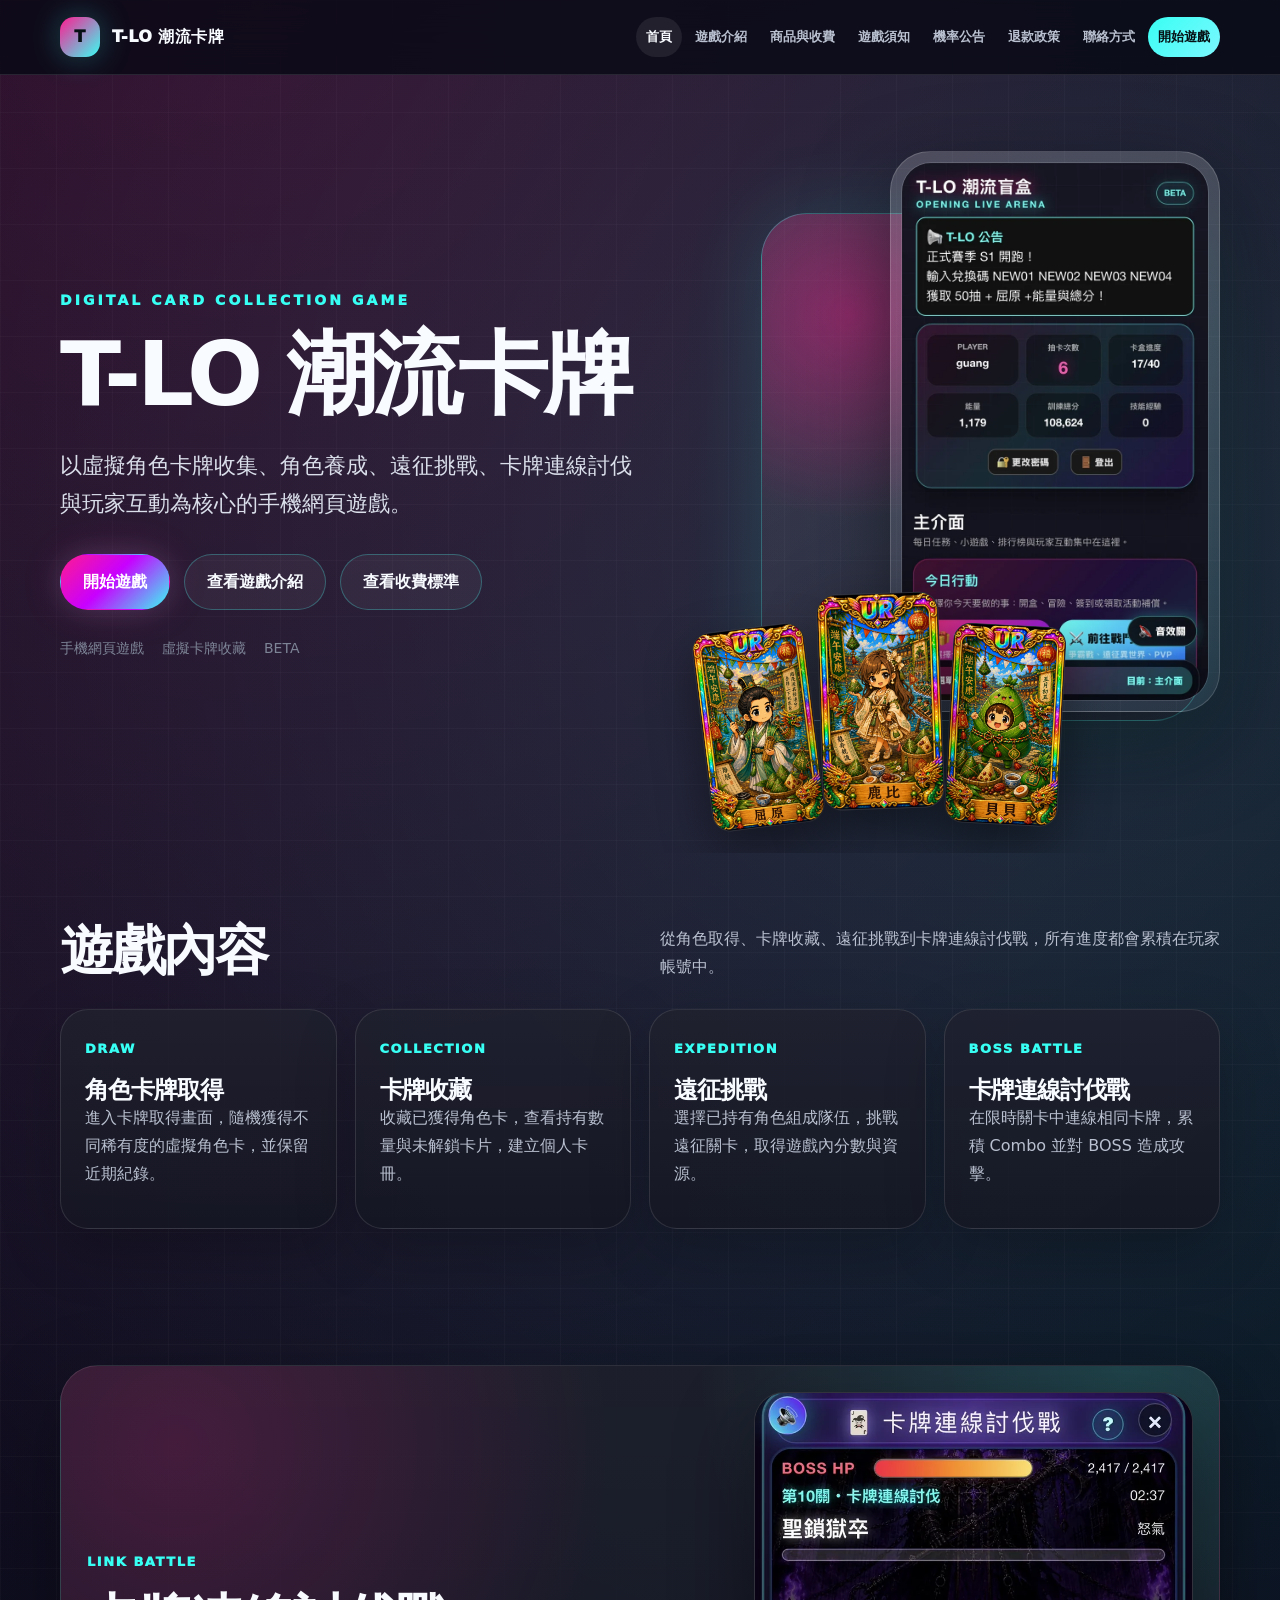
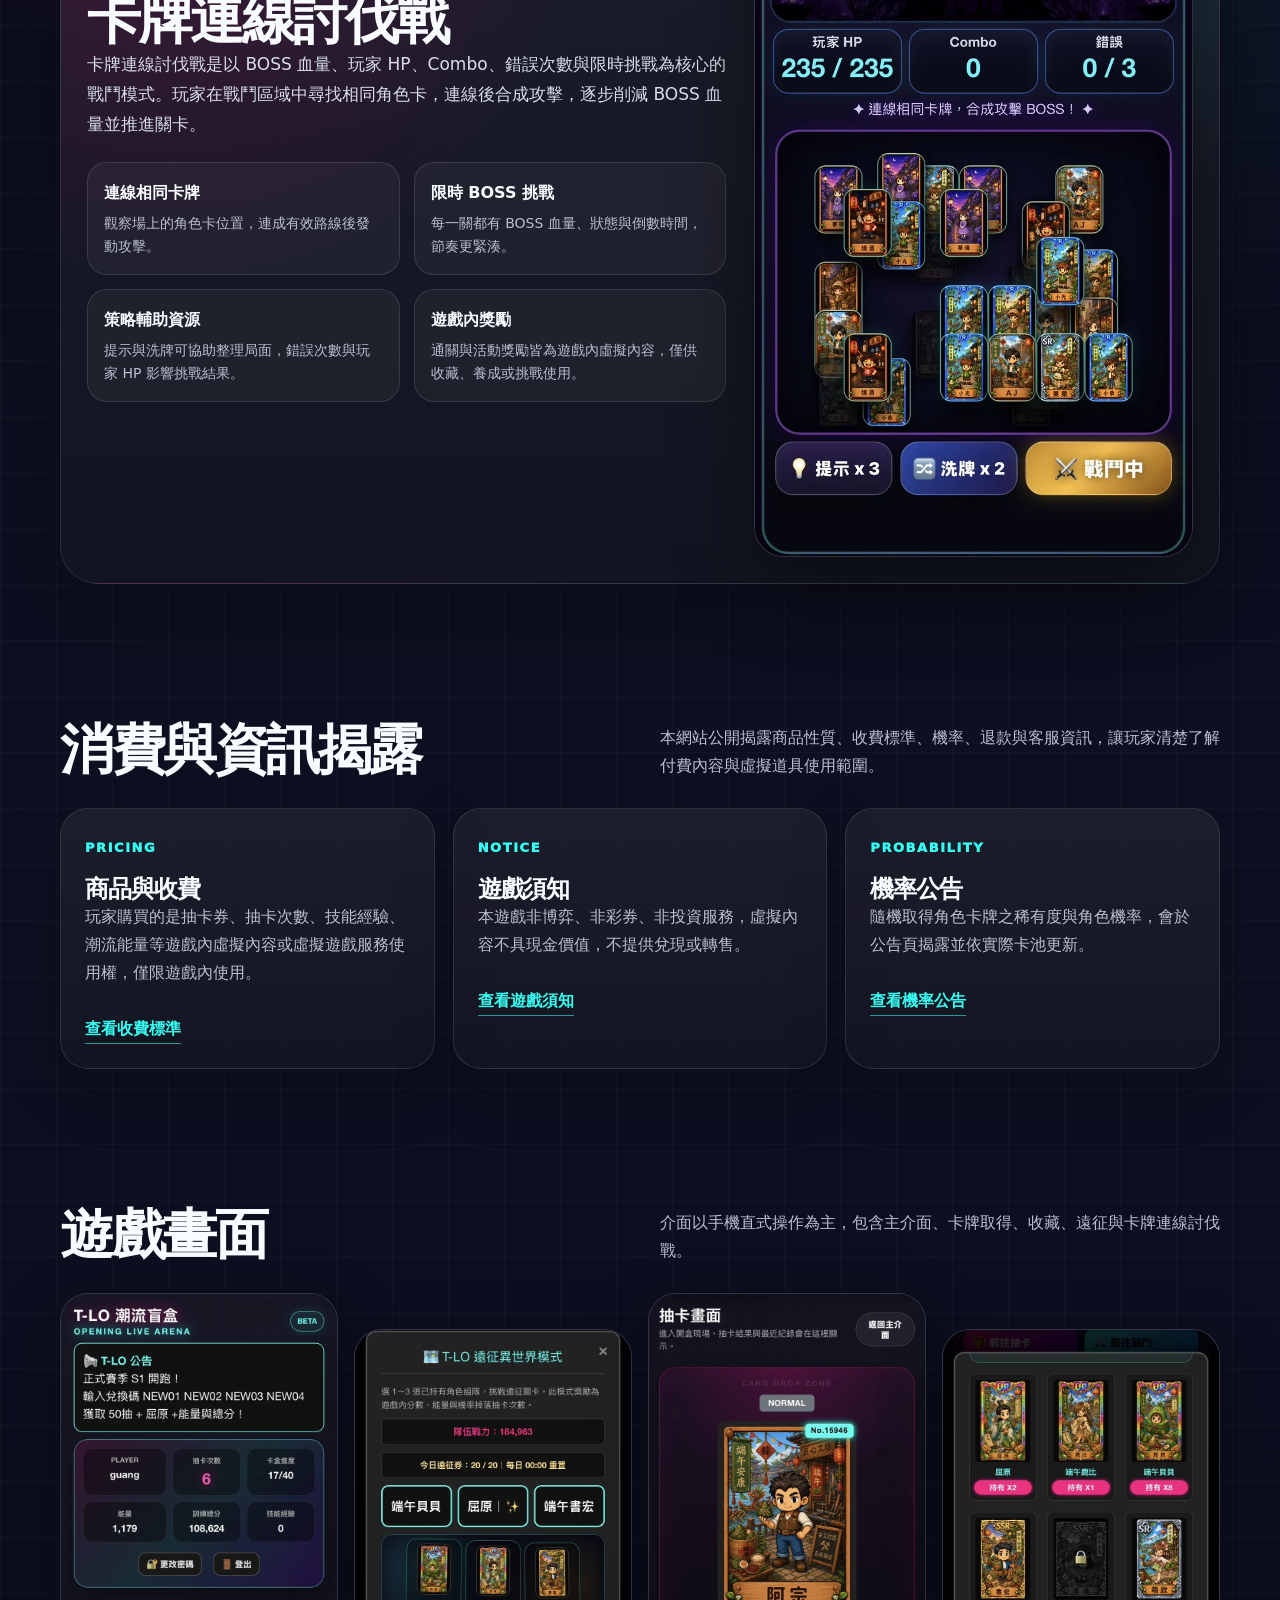
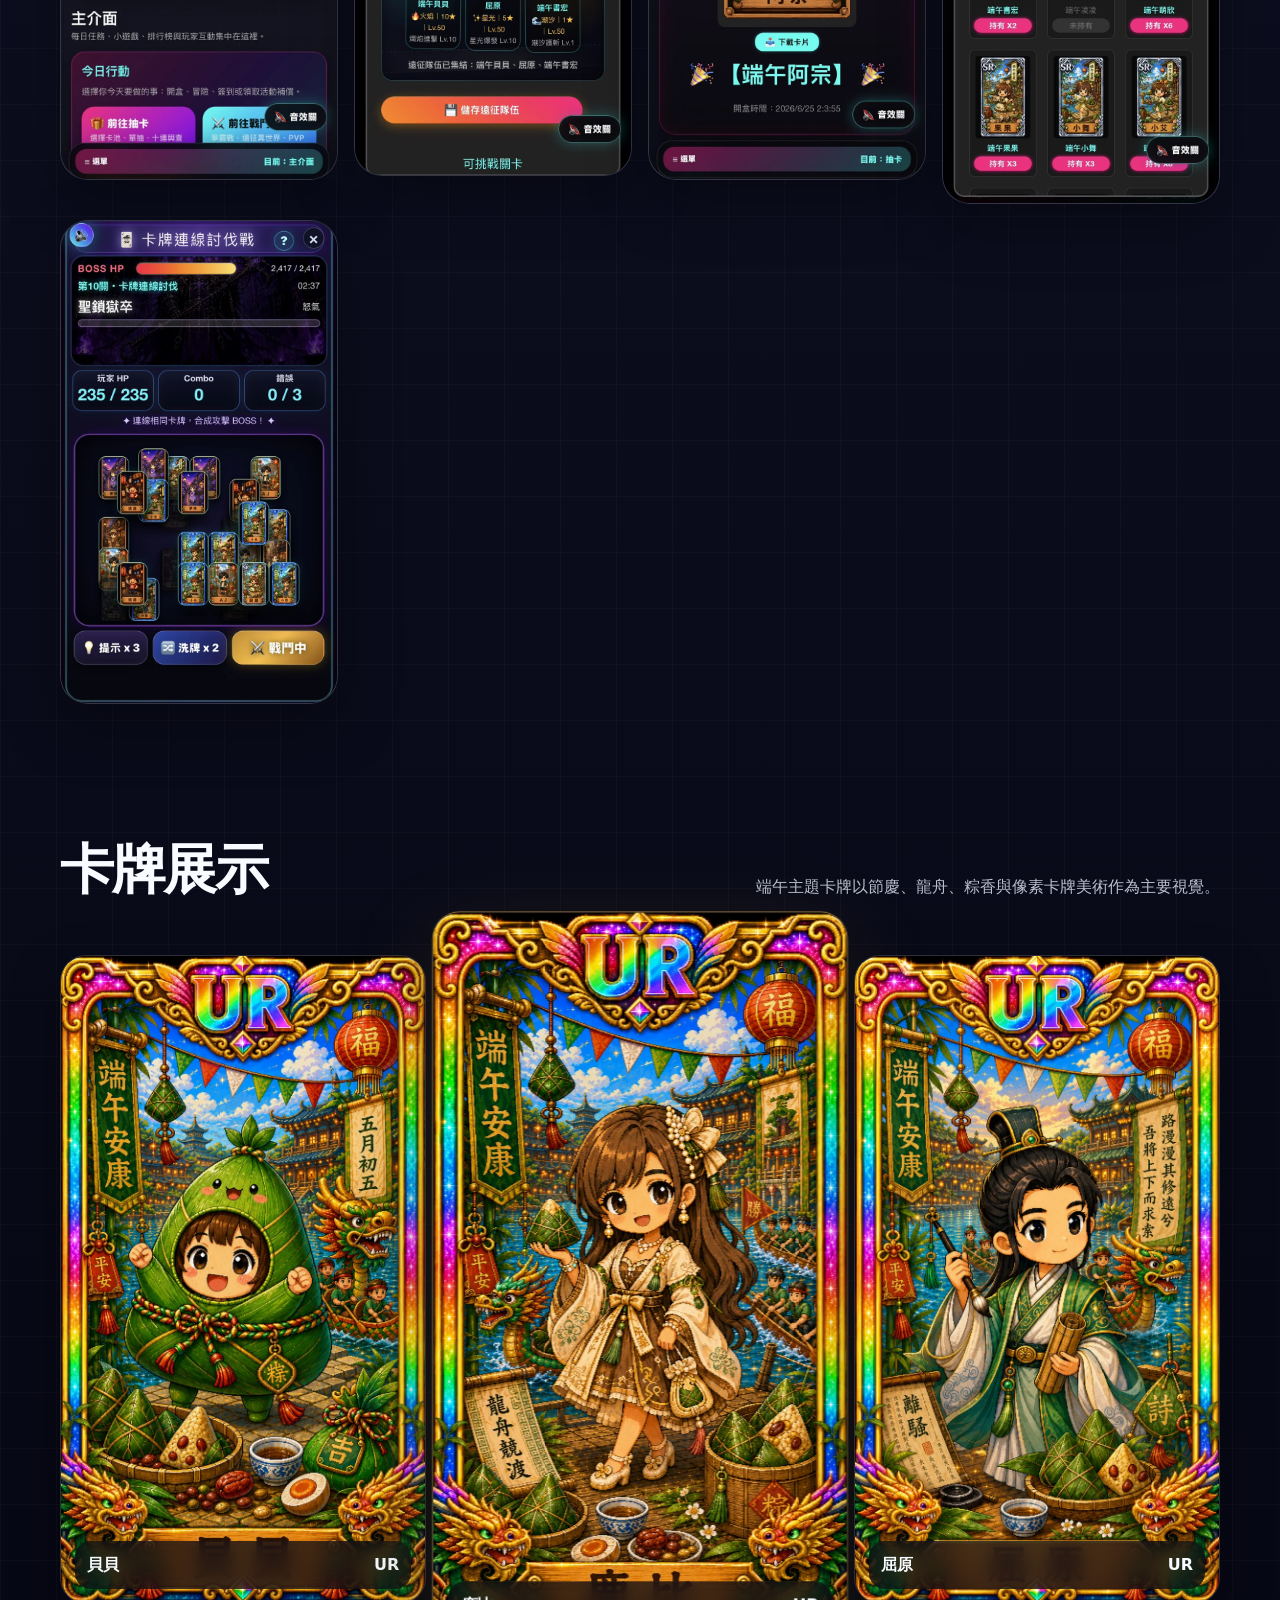
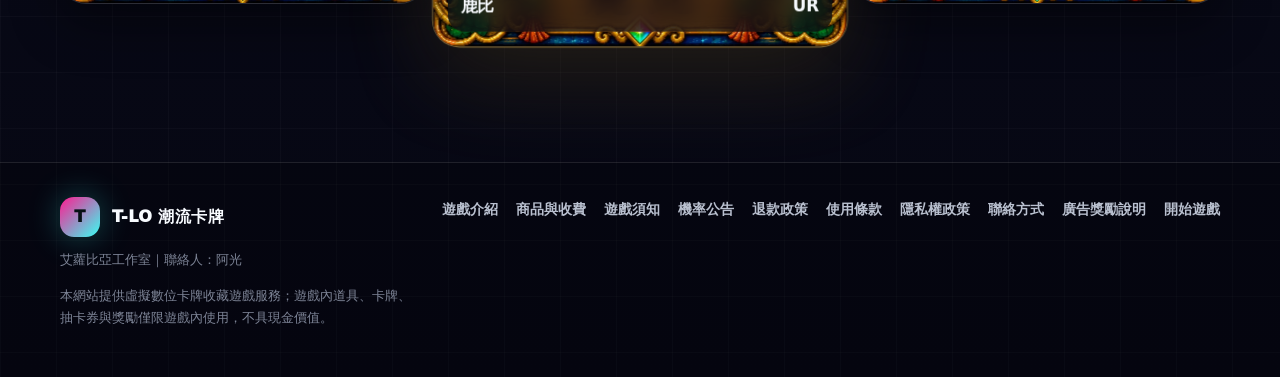
<file: index.html>
<!doctype html>
<html lang="zh-Hant-TW">
<head>
  <meta charset="utf-8">
  <meta name="viewport" content="width=device-width, initial-scale=1">
  <meta name="referrer" content="no-referrer">
  <meta http-equiv="Content-Security-Policy" content="object-src 'none'; base-uri 'self'; upgrade-insecure-requests">
  <script async src="https://pagead2.googlesyndication.com/pagead/js/adsbygoogle.js?client=ca-pub-7488995057784607" crossorigin="anonymous"></script>
  <title>T-LO 潮流卡牌｜官方網站</title>
  <meta name="description" content="T-LO 潮流卡牌 官方網站，提供遊戲入口、遊戲介紹、卡牌連線討伐戰、商品收費、遊戲須知、機率公告、退款政策與聯絡方式。">
  <meta name="theme-color" content="#070814">
  <link rel="stylesheet" href="assets/styles.css">
  
</head>
<body>
<header class="site-header"><div class="container nav"><a class="logo" href="index.html" aria-label="T-LO 潮流卡牌 官方網站首頁"><span class="logo-mark">T</span><span>T-LO 潮流卡牌</span></a><button class="menu-btn" data-menu-button aria-expanded="false" aria-label="開啟選單">選單</button><nav class="nav-links" data-nav-links><a href="index.html" aria-current="page">首頁</a>
<a href="about.html">遊戲介紹</a>
<a href="pricing.html">商品與收費</a>
<a href="notice.html">遊戲須知</a>
<a href="probability.html">機率公告</a>
<a href="refund.html">退款政策</a>
<a href="contact.html">聯絡方式</a>
<a class="nav-cta" href="https://xiaxguang.github.io/tlo-frontend/">開始遊戲</a></nav></div></header>
<main>
<section class="hero"><div class="container hero-grid"><div><div class="kicker">Digital Card Collection Game</div><h1>T-LO 潮流卡牌</h1><p class="hero-lead">以虛擬角色卡牌收集、角色養成、遠征挑戰、卡牌連線討伐與玩家互動為核心的手機網頁遊戲。</p><div class="actions"><a class="btn btn-primary" href="https://xiaxguang.github.io/tlo-frontend/">開始遊戲</a><a class="btn btn-secondary" href="about.html">查看遊戲介紹</a><a class="btn btn-secondary" href="pricing.html">查看收費標準</a></div><div class="hero-meta"><span>手機網頁遊戲</span><span>虛擬卡牌收藏</span><span>BETA</span></div></div><div class="hero-showcase"><div class="glow-panel"></div><div class="phone"><img src="assets/images/screen-home.webp" alt="T-LO 潮流卡牌 主介面截圖"></div><div class="card-stack"><figure><img src="assets/images/card-quyuan.webp" alt="屈原卡牌"></figure><figure><img src="assets/images/card-lubi.webp" alt="鹿比卡牌"></figure><figure><img src="assets/images/card-beibei.webp" alt="貝貝卡牌"></figure></div></div></div></section>
<section class="section"><div class="container"><div class="section-head"><h2>遊戲內容</h2><p>從角色取得、卡牌收藏、遠征挑戰到卡牌連線討伐戰，所有進度都會累積在玩家帳號中。</p></div><div class="grid-4"><article class="feature-card"><span class="label">Draw</span><h3>角色卡牌取得</h3><p>進入卡牌取得畫面，隨機獲得不同稀有度的虛擬角色卡，並保留近期紀錄。</p></article><article class="feature-card"><span class="label">Collection</span><h3>卡牌收藏</h3><p>收藏已獲得角色卡，查看持有數量與未解鎖卡片，建立個人卡冊。</p></article><article class="feature-card"><span class="label">Expedition</span><h3>遠征挑戰</h3><p>選擇已持有角色組成隊伍，挑戰遠征關卡，取得遊戲內分數與資源。</p></article><article class="feature-card"><span class="label">Boss Battle</span><h3>卡牌連線討伐戰</h3><p>在限時關卡中連線相同卡牌，累積 Combo 並對 BOSS 造成攻擊。</p></article></div></div></section>

<section class="section"><div class="container mode-card"><div class="mode-copy"><span class="label">Link Battle</span><h2>卡牌連線討伐戰</h2><p>卡牌連線討伐戰是以 BOSS 血量、玩家 HP、Combo、錯誤次數與限時挑戰為核心的戰鬥模式。玩家在戰鬥區域中尋找相同角色卡，連線後合成攻擊，逐步削減 BOSS 血量並推進關卡。</p><div class="mode-points"><div><strong>連線相同卡牌</strong><span>觀察場上的角色卡位置，連成有效路線後發動攻擊。</span></div><div><strong>限時 BOSS 挑戰</strong><span>每一關都有 BOSS 血量、狀態與倒數時間，節奏更緊湊。</span></div><div><strong>策略輔助資源</strong><span>提示與洗牌可協助整理局面，錯誤次數與玩家 HP 影響挑戰結果。</span></div><div><strong>遊戲內獎勵</strong><span>通關與活動獎勵皆為遊戲內虛擬內容，僅供收藏、養成或挑戰使用。</span></div></div></div><figure class="mode-screen"><img src="assets/images/screen-link-battle.webp" alt="卡牌連線討伐戰遊戲畫面"></figure></div></section>
<section class="section"><div class="container"><div class="section-head"><h2>消費與資訊揭露</h2><p>本網站公開揭露商品性質、收費標準、機率、退款與客服資訊，讓玩家清楚了解付費內容與虛擬道具使用範圍。</p></div><div class="grid-3"><article class="feature-card"><span class="label">Pricing</span><h3>商品與收費</h3><p>玩家購買的是抽卡券、抽卡次數、技能經驗、潮流能量等遊戲內虛擬內容或虛擬遊戲服務使用權，僅限遊戲內使用。</p><a class="text-link" href="pricing.html">查看收費標準</a></article><article class="feature-card"><span class="label">Notice</span><h3>遊戲須知</h3><p>本遊戲非博弈、非彩券、非投資服務，虛擬內容不具現金價值，不提供兌現或轉售。</p><a class="text-link" href="notice.html">查看遊戲須知</a></article><article class="feature-card"><span class="label">Probability</span><h3>機率公告</h3><p>隨機取得角色卡牌之稀有度與角色機率，會於公告頁揭露並依實際卡池更新。</p><a class="text-link" href="probability.html">查看機率公告</a></article></div></div></section>
<section class="section"><div class="container"><div class="section-head"><h2>遊戲畫面</h2><p>介面以手機直式操作為主，包含主介面、卡牌取得、收藏、遠征與卡牌連線討伐戰。</p></div><div class="screens"><figure class="screen-shot"><img src="assets/images/screen-home.webp" alt="主介面"></figure><figure class="screen-shot"><img src="assets/images/screen-expedition.webp" alt="遠征模式"></figure><figure class="screen-shot"><img src="assets/images/screen-gacha.webp" alt="卡牌取得畫面"></figure><figure class="screen-shot"><img src="assets/images/screen-collection.webp" alt="卡牌收藏"></figure><figure class="screen-shot"><img src="assets/images/screen-link-battle.webp" alt="卡牌連線討伐戰"></figure></div></div></section>
<section class="section"><div class="container"><div class="section-head"><h2>卡牌展示</h2><p>端午主題卡牌以節慶、龍舟、粽香與像素卡牌美術作為主要視覺。</p></div><div class="card-gallery"><figure class="gallery-card"><img src="assets/images/card-beibei.webp" alt="貝貝卡牌"><figcaption><span>貝貝</span><span>UR</span></figcaption></figure><figure class="gallery-card primary"><img src="assets/images/card-lubi.webp" alt="鹿比卡牌"><figcaption><span>鹿比</span><span>UR</span></figcaption></figure><figure class="gallery-card"><img src="assets/images/card-quyuan.webp" alt="屈原卡牌"><figcaption><span>屈原</span><span>UR</span></figcaption></figure></div></div></section>
</main>
<footer class="footer"><div class="container footer-grid"><div><a class="logo" href="index.html"><span class="logo-mark">T</span><span>T-LO 潮流卡牌</span></a><p class="small">艾蘿比亞工作室｜聯絡人：阿光</p><p class="small">本網站提供虛擬數位卡牌收藏遊戲服務；遊戲內道具、卡牌、抽卡券與獎勵僅限遊戲內使用，不具現金價值。</p></div><div class="footer-links"><a href="about.html">遊戲介紹</a><a href="pricing.html">商品與收費</a><a href="notice.html">遊戲須知</a><a href="probability.html">機率公告</a><a href="refund.html">退款政策</a><a href="terms.html">使用條款</a><a href="privacy.html">隱私權政策</a><a href="contact.html">聯絡方式</a><a href="rewarded-ads.html">廣告獎勵說明</a><a href="https://xiaxguang.github.io/tlo-frontend/">開始遊戲</a></div></div></footer>
<script src="assets/site.js"></script>
</body>
</html>
</file>
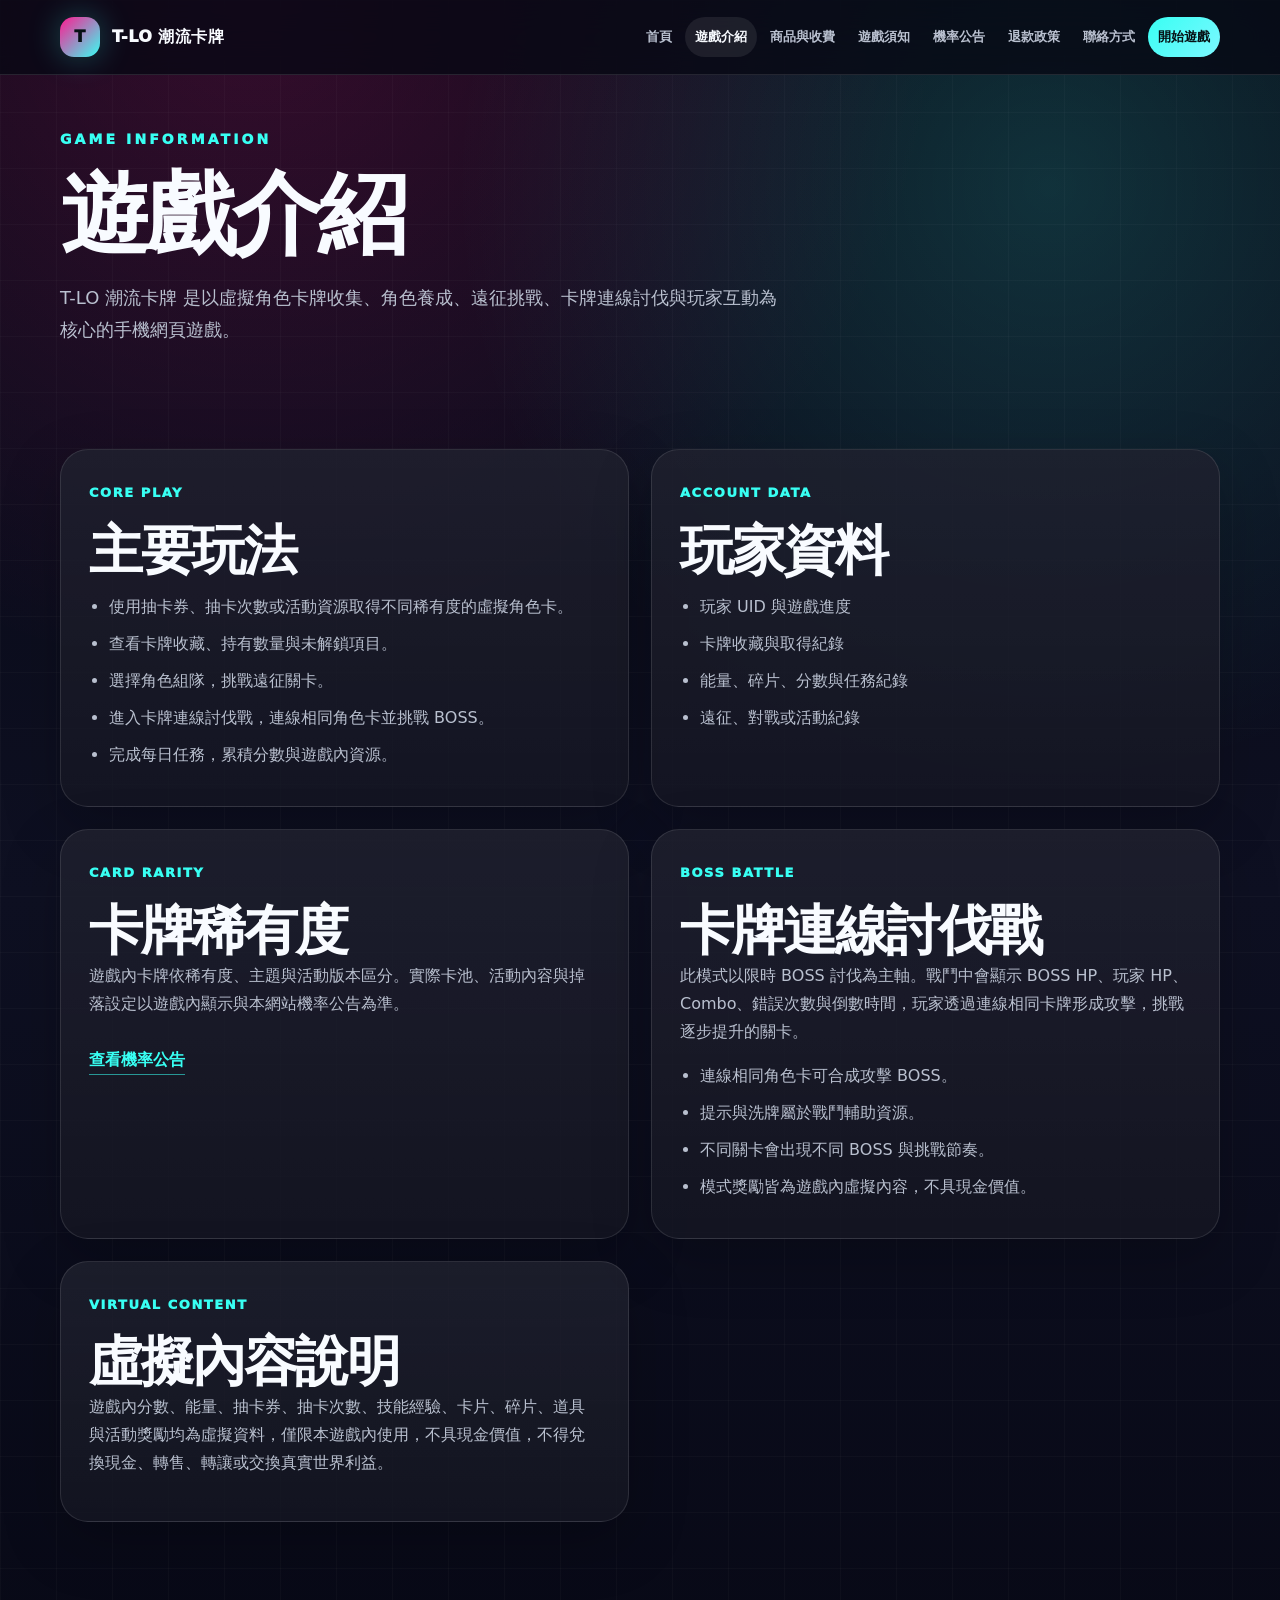
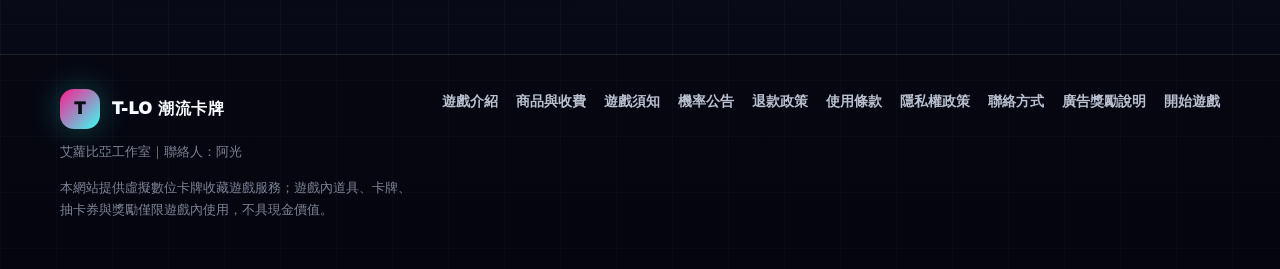
<file: about.html>
<!doctype html>
<html lang="zh-Hant-TW">
<head>
  <meta charset="utf-8">
  <meta name="viewport" content="width=device-width, initial-scale=1">
  <meta name="referrer" content="no-referrer">
  <meta http-equiv="Content-Security-Policy" content="object-src 'none'; base-uri 'self'; upgrade-insecure-requests">
  <script async src="https://pagead2.googlesyndication.com/pagead/js/adsbygoogle.js?client=ca-pub-7488995057784607" crossorigin="anonymous"></script>
  <title>遊戲介紹｜T-LO 潮流卡牌</title>
  <meta name="description" content="T-LO 潮流卡牌 遊戲介紹，包含卡牌收藏、角色養成、遠征挑戰與卡牌連線討伐戰。">
  <meta name="theme-color" content="#070814">
  <link rel="stylesheet" href="assets/styles.css">
  
</head>
<body>
<header class="site-header"><div class="container nav"><a class="logo" href="index.html" aria-label="T-LO 潮流卡牌 官方網站首頁"><span class="logo-mark">T</span><span>T-LO 潮流卡牌</span></a><button class="menu-btn" data-menu-button aria-expanded="false" aria-label="開啟選單">選單</button><nav class="nav-links" data-nav-links><a href="index.html">首頁</a>
<a href="about.html" aria-current="page">遊戲介紹</a>
<a href="pricing.html">商品與收費</a>
<a href="notice.html">遊戲須知</a>
<a href="probability.html">機率公告</a>
<a href="refund.html">退款政策</a>
<a href="contact.html">聯絡方式</a>
<a class="nav-cta" href="https://xiaxguang.github.io/tlo-frontend/">開始遊戲</a></nav></div></header>
<main><section class="page-hero"><div class="container"><div class="kicker">Game Information</div><h1>遊戲介紹</h1><p>T-LO 潮流卡牌 是以虛擬角色卡牌收集、角色養成、遠征挑戰、卡牌連線討伐與玩家互動為核心的手機網頁遊戲。</p></div></section>
<section class="section"><div class="container grid-2"><article class="content-panel"><span class="label">Core Play</span><h2>主要玩法</h2><ul><li>使用抽卡券、抽卡次數或活動資源取得不同稀有度的虛擬角色卡。</li><li>查看卡牌收藏、持有數量與未解鎖項目。</li><li>選擇角色組隊，挑戰遠征關卡。</li><li>進入卡牌連線討伐戰，連線相同角色卡並挑戰 BOSS。</li><li>完成每日任務，累積分數與遊戲內資源。</li></ul></article><article class="content-panel"><span class="label">Account Data</span><h2>玩家資料</h2><ul><li>玩家 UID 與遊戲進度</li><li>卡牌收藏與取得紀錄</li><li>能量、碎片、分數與任務紀錄</li><li>遠征、對戰或活動紀錄</li></ul></article><article class="content-panel"><span class="label">Card Rarity</span><h2>卡牌稀有度</h2><p>遊戲內卡牌依稀有度、主題與活動版本區分。實際卡池、活動內容與掉落設定以遊戲內顯示與本網站機率公告為準。</p><a class="text-link" href="probability.html">查看機率公告</a></article><article class="content-panel"><span class="label">Boss Battle</span><h2>卡牌連線討伐戰</h2><p>此模式以限時 BOSS 討伐為主軸。戰鬥中會顯示 BOSS HP、玩家 HP、Combo、錯誤次數與倒數時間，玩家透過連線相同卡牌形成攻擊，挑戰逐步提升的關卡。</p><ul><li>連線相同角色卡可合成攻擊 BOSS。</li><li>提示與洗牌屬於戰鬥輔助資源。</li><li>不同關卡會出現不同 BOSS 與挑戰節奏。</li><li>模式獎勵皆為遊戲內虛擬內容，不具現金價值。</li></ul></article><article class="content-panel"><span class="label">Virtual Content</span><h2>虛擬內容說明</h2><p>遊戲內分數、能量、抽卡券、抽卡次數、技能經驗、卡片、碎片、道具與活動獎勵均為虛擬資料，僅限本遊戲內使用，不具現金價值，不得兌換現金、轉售、轉讓或交換真實世界利益。</p></article></div></section></main>
<footer class="footer"><div class="container footer-grid"><div><a class="logo" href="index.html"><span class="logo-mark">T</span><span>T-LO 潮流卡牌</span></a><p class="small">艾蘿比亞工作室｜聯絡人：阿光</p><p class="small">本網站提供虛擬數位卡牌收藏遊戲服務；遊戲內道具、卡牌、抽卡券與獎勵僅限遊戲內使用，不具現金價值。</p></div><div class="footer-links"><a href="about.html">遊戲介紹</a><a href="pricing.html">商品與收費</a><a href="notice.html">遊戲須知</a><a href="probability.html">機率公告</a><a href="refund.html">退款政策</a><a href="terms.html">使用條款</a><a href="privacy.html">隱私權政策</a><a href="contact.html">聯絡方式</a><a href="rewarded-ads.html">廣告獎勵說明</a><a href="https://xiaxguang.github.io/tlo-frontend/">開始遊戲</a></div></div></footer>
<script src="assets/site.js"></script>
</body>
</html>
</file>
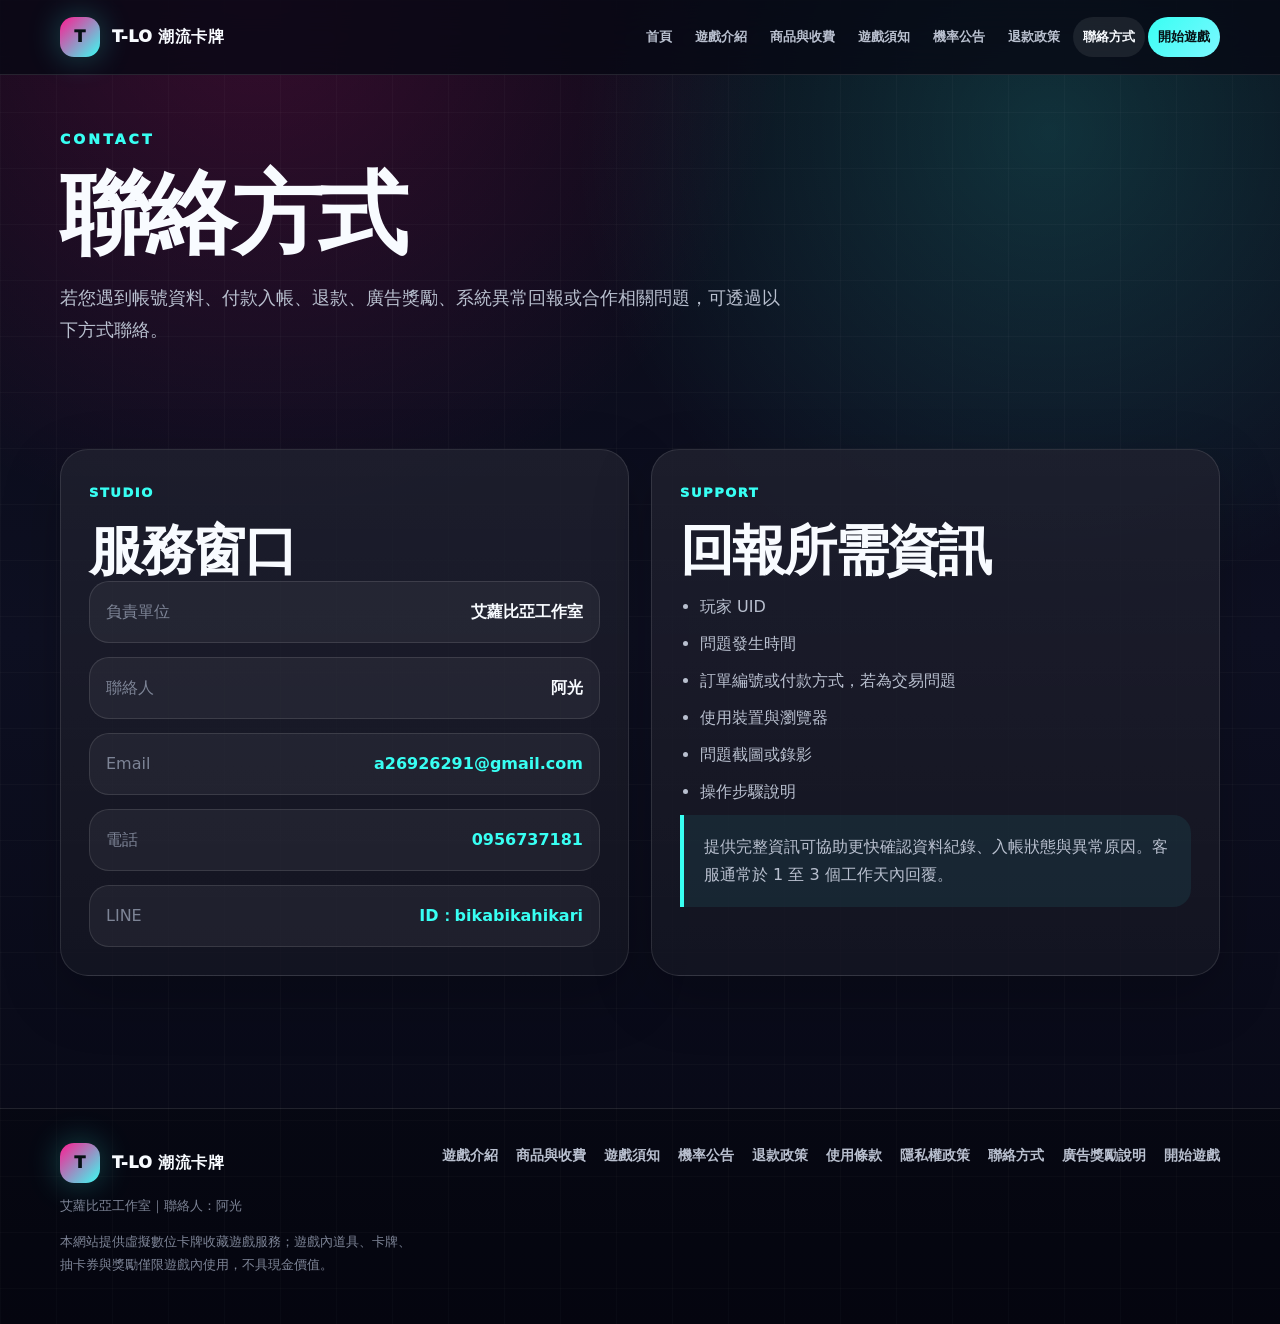
<file: contact.html>
<!doctype html>
<html lang="zh-Hant-TW">
<head>
  <meta charset="utf-8">
  <meta name="viewport" content="width=device-width, initial-scale=1">
  <meta name="referrer" content="no-referrer">
  <meta http-equiv="Content-Security-Policy" content="object-src 'none'; base-uri 'self'; upgrade-insecure-requests">
  <script async src="https://pagead2.googlesyndication.com/pagead/js/adsbygoogle.js?client=ca-pub-7488995057784607" crossorigin="anonymous"></script>
  <title>聯絡方式｜T-LO 潮流卡牌</title>
  <meta name="description" content="T-LO 潮流卡牌 聯絡方式與客服資訊。">
  <meta name="theme-color" content="#070814">
  <link rel="stylesheet" href="assets/styles.css">
  
</head>
<body>
<header class="site-header"><div class="container nav"><a class="logo" href="index.html" aria-label="T-LO 潮流卡牌 官方網站首頁"><span class="logo-mark">T</span><span>T-LO 潮流卡牌</span></a><button class="menu-btn" data-menu-button aria-expanded="false" aria-label="開啟選單">選單</button><nav class="nav-links" data-nav-links><a href="index.html">首頁</a>
<a href="about.html">遊戲介紹</a>
<a href="pricing.html">商品與收費</a>
<a href="notice.html">遊戲須知</a>
<a href="probability.html">機率公告</a>
<a href="refund.html">退款政策</a>
<a href="contact.html" aria-current="page">聯絡方式</a>
<a class="nav-cta" href="https://xiaxguang.github.io/tlo-frontend/">開始遊戲</a></nav></div></header>
<main><section class="page-hero"><div class="container"><div class="kicker">Contact</div><h1>聯絡方式</h1><p>若您遇到帳號資料、付款入帳、退款、廣告獎勵、系統異常回報或合作相關問題，可透過以下方式聯絡。</p></div></section>
<section class="section"><div class="container grid-2"><article class="contact-card content-panel"><span class="label">Studio</span><h2>服務窗口</h2><div class="contact-list"><div class="contact-item"><span>負責單位</span><strong>艾蘿比亞工作室</strong></div><div class="contact-item"><span>聯絡人</span><strong>阿光</strong></div><div class="contact-item"><span>Email</span><a href="mailto:a26926291@gmail.com">a26926291@gmail.com</a></div><div class="contact-item"><span>電話</span><a href="tel:0956737181">0956737181</a></div><div class="contact-item"><span>LINE</span><a href="https://line.me/ti/p/~bikabikahikari" target="_blank" rel="noopener">ID：bikabikahikari</a></div></div></article><article class="content-panel"><span class="label">Support</span><h2>回報所需資訊</h2><ul><li>玩家 UID</li><li>問題發生時間</li><li>訂單編號或付款方式，若為交易問題</li><li>使用裝置與瀏覽器</li><li>問題截圖或錄影</li><li>操作步驟說明</li></ul><div class="notice">提供完整資訊可協助更快確認資料紀錄、入帳狀態與異常原因。客服通常於 1 至 3 個工作天內回覆。</div></article></div></section></main>
<footer class="footer"><div class="container footer-grid"><div><a class="logo" href="index.html"><span class="logo-mark">T</span><span>T-LO 潮流卡牌</span></a><p class="small">艾蘿比亞工作室｜聯絡人：阿光</p><p class="small">本網站提供虛擬數位卡牌收藏遊戲服務；遊戲內道具、卡牌、抽卡券與獎勵僅限遊戲內使用，不具現金價值。</p></div><div class="footer-links"><a href="about.html">遊戲介紹</a><a href="pricing.html">商品與收費</a><a href="notice.html">遊戲須知</a><a href="probability.html">機率公告</a><a href="refund.html">退款政策</a><a href="terms.html">使用條款</a><a href="privacy.html">隱私權政策</a><a href="contact.html">聯絡方式</a><a href="rewarded-ads.html">廣告獎勵說明</a><a href="https://xiaxguang.github.io/tlo-frontend/">開始遊戲</a></div></div></footer>
<script src="assets/site.js"></script>
</body>
</html>
</file>
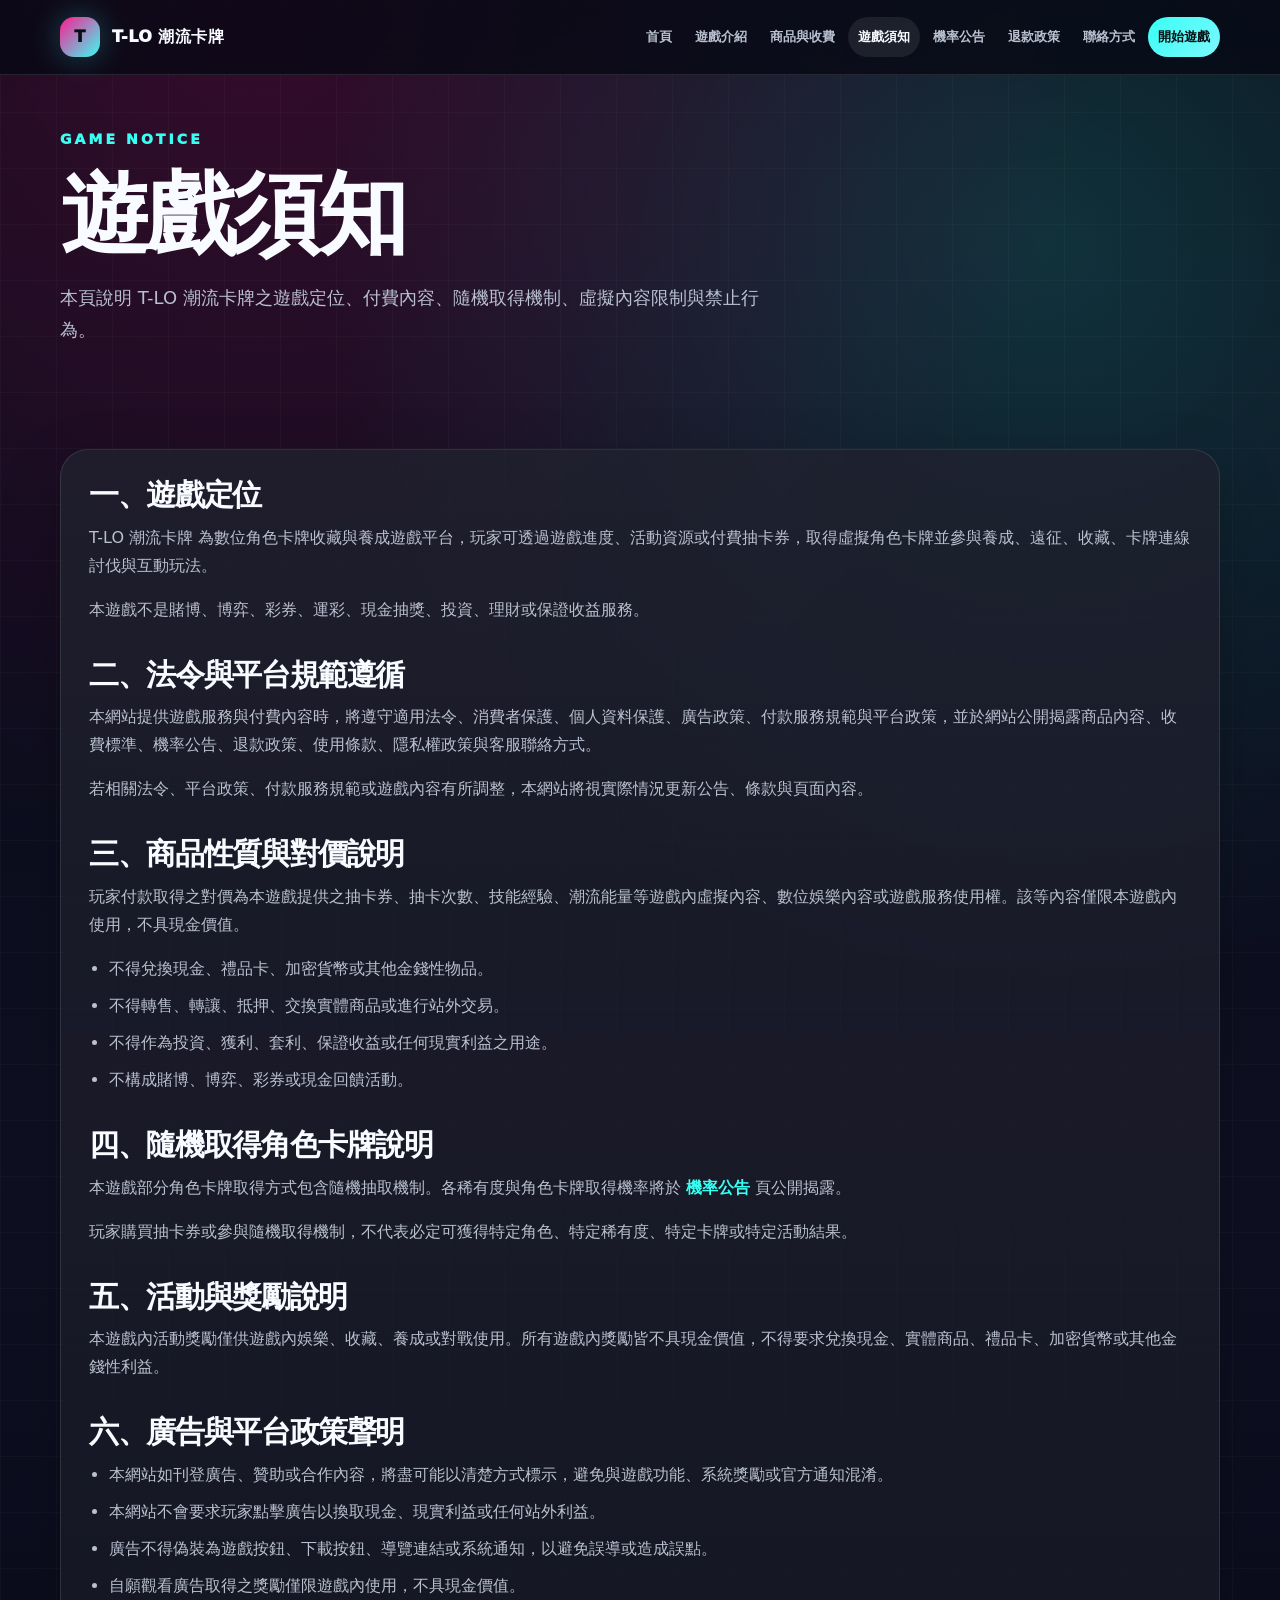
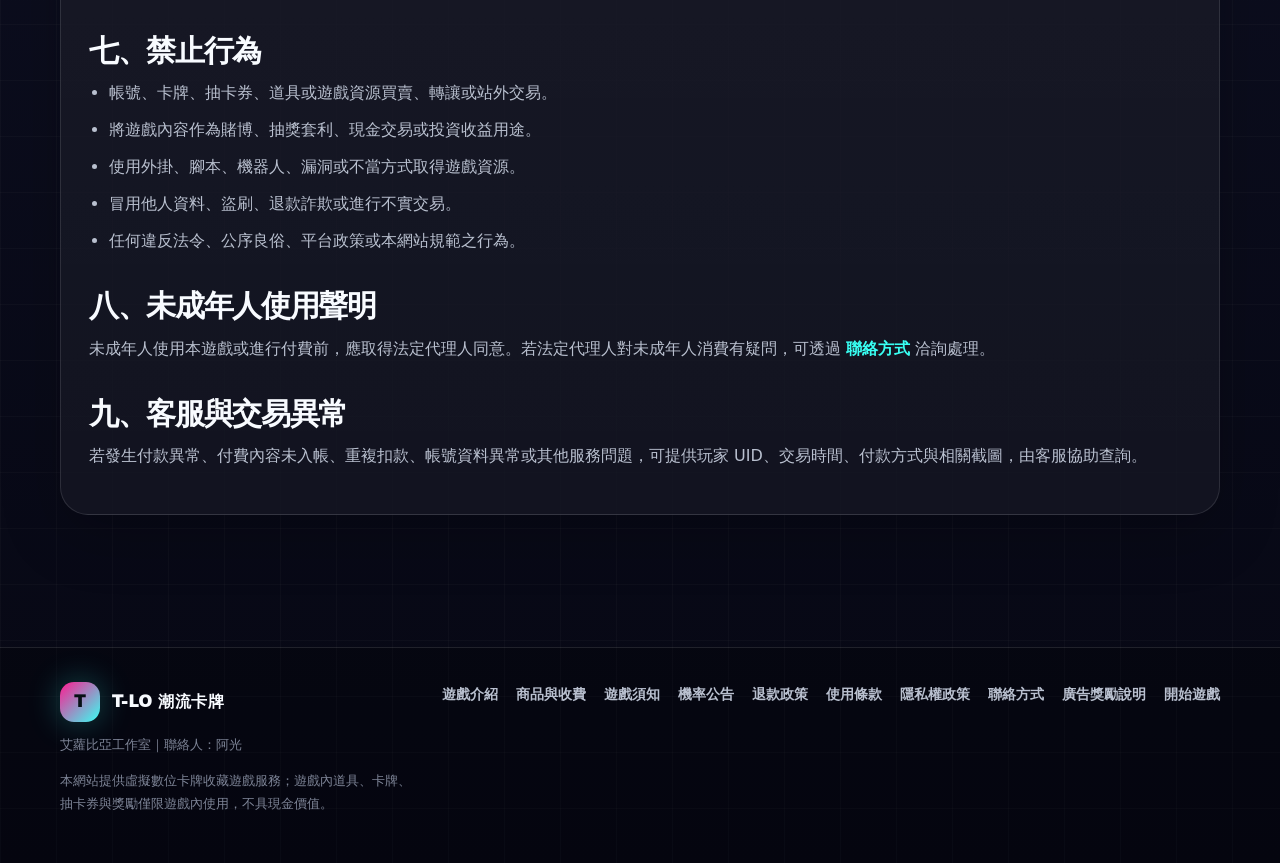
<file: notice.html>
<!doctype html>
<html lang="zh-Hant-TW">
<head>
  <meta charset="utf-8">
  <meta name="viewport" content="width=device-width, initial-scale=1">
  <meta name="referrer" content="no-referrer">
  <meta http-equiv="Content-Security-Policy" content="object-src 'none'; base-uri 'self'; upgrade-insecure-requests">
  <script async src="https://pagead2.googlesyndication.com/pagead/js/adsbygoogle.js?client=ca-pub-7488995057784607" crossorigin="anonymous"></script>
  <title>遊戲須知與消費聲明｜T-LO 潮流卡牌</title>
  <meta name="description" content="T-LO 潮流卡牌 遊戲須知、消費聲明、非博弈聲明與廣告平台政策聲明。">
  <meta name="theme-color" content="#070814">
  <link rel="stylesheet" href="assets/styles.css">
  
</head>
<body>
<header class="site-header"><div class="container nav"><a class="logo" href="index.html" aria-label="T-LO 潮流卡牌 官方網站首頁"><span class="logo-mark">T</span><span>T-LO 潮流卡牌</span></a><button class="menu-btn" data-menu-button aria-expanded="false" aria-label="開啟選單">選單</button><nav class="nav-links" data-nav-links><a href="index.html">首頁</a>
<a href="about.html">遊戲介紹</a>
<a href="pricing.html">商品與收費</a>
<a href="notice.html" aria-current="page">遊戲須知</a>
<a href="probability.html">機率公告</a>
<a href="refund.html">退款政策</a>
<a href="contact.html">聯絡方式</a>
<a class="nav-cta" href="https://xiaxguang.github.io/tlo-frontend/">開始遊戲</a></nav></div></header>
<main><section class="page-hero"><div class="container"><div class="kicker">Game Notice</div><h1>遊戲須知</h1><p>本頁說明 T-LO 潮流卡牌之遊戲定位、付費內容、隨機取得機制、虛擬內容限制與禁止行為。</p></div></section>
<section class="section"><div class="container content-panel policy"><h2>一、遊戲定位</h2><p>T-LO 潮流卡牌 為數位角色卡牌收藏與養成遊戲平台，玩家可透過遊戲進度、活動資源或付費抽卡券，取得虛擬角色卡牌並參與養成、遠征、收藏、卡牌連線討伐與互動玩法。</p><p>本遊戲不是賭博、博弈、彩券、運彩、現金抽獎、投資、理財或保證收益服務。</p><h2>二、法令與平台規範遵循</h2><p>本網站提供遊戲服務與付費內容時，將遵守適用法令、消費者保護、個人資料保護、廣告政策、付款服務規範與平台政策，並於網站公開揭露商品內容、收費標準、機率公告、退款政策、使用條款、隱私權政策與客服聯絡方式。</p><p>若相關法令、平台政策、付款服務規範或遊戲內容有所調整，本網站將視實際情況更新公告、條款與頁面內容。</p><h2>三、商品性質與對價說明</h2><p>玩家付款取得之對價為本遊戲提供之抽卡券、抽卡次數、技能經驗、潮流能量等遊戲內虛擬內容、數位娛樂內容或遊戲服務使用權。該等內容僅限本遊戲內使用，不具現金價值。</p><ul><li>不得兌換現金、禮品卡、加密貨幣或其他金錢性物品。</li><li>不得轉售、轉讓、抵押、交換實體商品或進行站外交易。</li><li>不得作為投資、獲利、套利、保證收益或任何現實利益之用途。</li><li>不構成賭博、博弈、彩券或現金回饋活動。</li></ul><h2>四、隨機取得角色卡牌說明</h2><p>本遊戲部分角色卡牌取得方式包含隨機抽取機制。各稀有度與角色卡牌取得機率將於 <a href="probability.html">機率公告</a> 頁公開揭露。</p><p>玩家購買抽卡券或參與隨機取得機制，不代表必定可獲得特定角色、特定稀有度、特定卡牌或特定活動結果。</p><h2>五、活動與獎勵說明</h2><p>本遊戲內活動獎勵僅供遊戲內娛樂、收藏、養成或對戰使用。所有遊戲內獎勵皆不具現金價值，不得要求兌換現金、實體商品、禮品卡、加密貨幣或其他金錢性利益。</p><h2>六、廣告與平台政策聲明</h2><ul><li>本網站如刊登廣告、贊助或合作內容，將盡可能以清楚方式標示，避免與遊戲功能、系統獎勵或官方通知混淆。</li><li>本網站不會要求玩家點擊廣告以換取現金、現實利益或任何站外利益。</li><li>廣告不得偽裝為遊戲按鈕、下載按鈕、導覽連結或系統通知，以避免誤導或造成誤點。</li><li>自願觀看廣告取得之獎勵僅限遊戲內使用，不具現金價值。</li></ul><h2>七、禁止行為</h2><ul><li>帳號、卡牌、抽卡券、道具或遊戲資源買賣、轉讓或站外交易。</li><li>將遊戲內容作為賭博、抽獎套利、現金交易或投資收益用途。</li><li>使用外掛、腳本、機器人、漏洞或不當方式取得遊戲資源。</li><li>冒用他人資料、盜刷、退款詐欺或進行不實交易。</li><li>任何違反法令、公序良俗、平台政策或本網站規範之行為。</li></ul><h2>八、未成年人使用聲明</h2><p>未成年人使用本遊戲或進行付費前，應取得法定代理人同意。若法定代理人對未成年人消費有疑問，可透過 <a href="contact.html">聯絡方式</a> 洽詢處理。</p><h2>九、客服與交易異常</h2><p>若發生付款異常、付費內容未入帳、重複扣款、帳號資料異常或其他服務問題，可提供玩家 UID、交易時間、付款方式與相關截圖，由客服協助查詢。</p></div></section></main>
<footer class="footer"><div class="container footer-grid"><div><a class="logo" href="index.html"><span class="logo-mark">T</span><span>T-LO 潮流卡牌</span></a><p class="small">艾蘿比亞工作室｜聯絡人：阿光</p><p class="small">本網站提供虛擬數位卡牌收藏遊戲服務；遊戲內道具、卡牌、抽卡券與獎勵僅限遊戲內使用，不具現金價值。</p></div><div class="footer-links"><a href="about.html">遊戲介紹</a><a href="pricing.html">商品與收費</a><a href="notice.html">遊戲須知</a><a href="probability.html">機率公告</a><a href="refund.html">退款政策</a><a href="terms.html">使用條款</a><a href="privacy.html">隱私權政策</a><a href="contact.html">聯絡方式</a><a href="rewarded-ads.html">廣告獎勵說明</a><a href="https://xiaxguang.github.io/tlo-frontend/">開始遊戲</a></div></div></footer>
<script src="assets/site.js"></script>
</body>
</html>
</file>
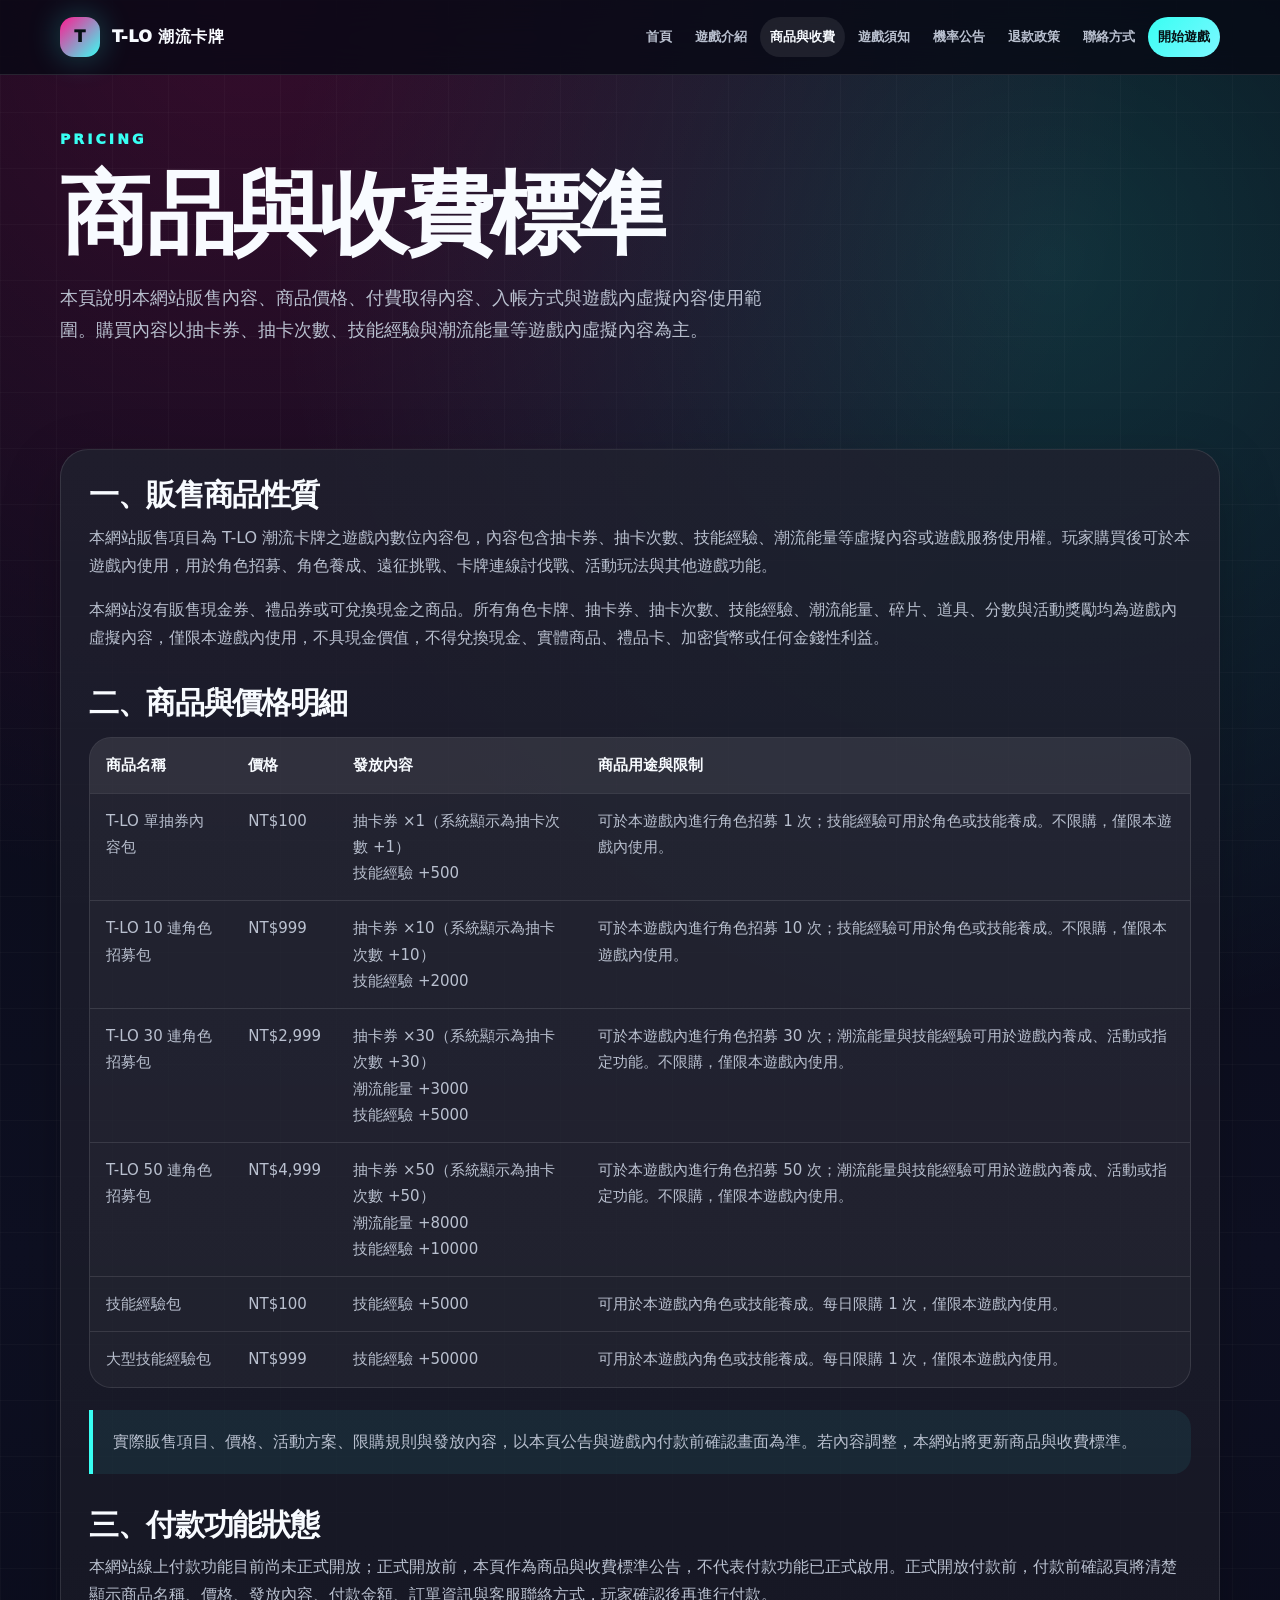
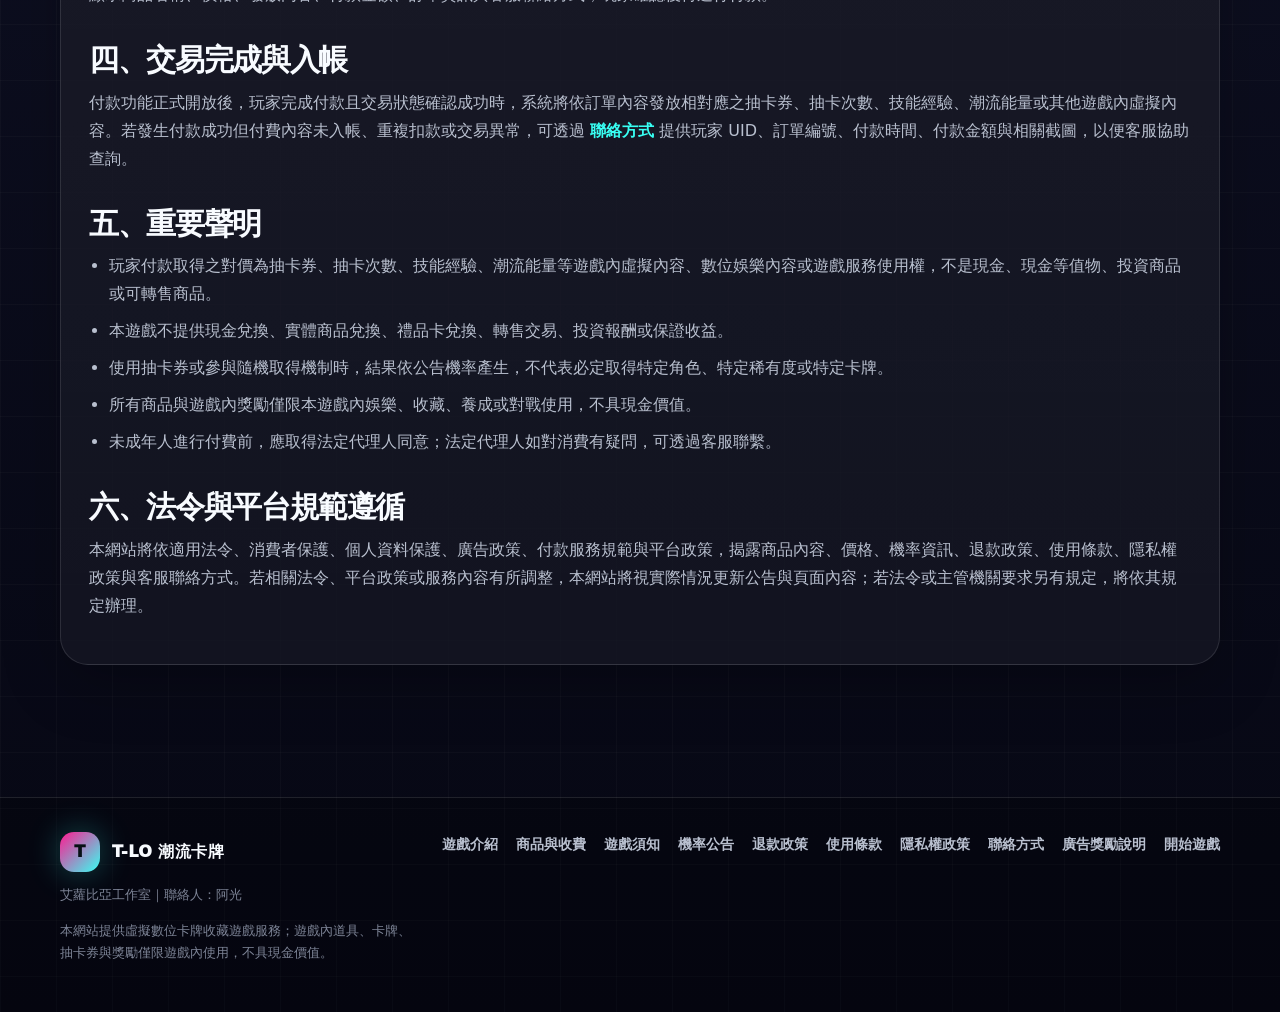
<file: pricing.html>
<!doctype html>
<html lang="zh-Hant-TW">
<head>
  <meta charset="utf-8">
  <meta name="viewport" content="width=device-width, initial-scale=1">
  <meta name="referrer" content="no-referrer">
  <meta http-equiv="Content-Security-Policy" content="object-src 'none'; base-uri 'self'; upgrade-insecure-requests">
  <script async src="https://pagead2.googlesyndication.com/pagead/js/adsbygoogle.js?client=ca-pub-7488995057784607" crossorigin="anonymous"></script>
  <title>商品與收費標準｜T-LO 潮流卡牌</title>
  <meta name="description" content="T-LO 潮流卡牌 商品與收費標準，說明抽卡券、抽卡次數、技能經驗、潮流能量等遊戲內虛擬內容、商品價格與付款功能狀態。">
  <meta name="theme-color" content="#070814">
  <link rel="stylesheet" href="assets/styles.css">
  
</head>
<body>
<header class="site-header"><div class="container nav"><a class="logo" href="index.html" aria-label="T-LO 潮流卡牌 官方網站首頁"><span class="logo-mark">T</span><span>T-LO 潮流卡牌</span></a><button class="menu-btn" data-menu-button aria-expanded="false" aria-label="開啟選單">選單</button><nav class="nav-links" data-nav-links><a href="index.html">首頁</a>
<a href="about.html">遊戲介紹</a>
<a href="pricing.html" aria-current="page">商品與收費</a>
<a href="notice.html">遊戲須知</a>
<a href="probability.html">機率公告</a>
<a href="refund.html">退款政策</a>
<a href="contact.html">聯絡方式</a>
<a class="nav-cta" href="https://xiaxguang.github.io/tlo-frontend/">開始遊戲</a></nav></div></header>
<main><section class="page-hero"><div class="container"><div class="kicker">Pricing</div><h1>商品與收費標準</h1><p>本頁說明本網站販售內容、商品價格、付費取得內容、入帳方式與遊戲內虛擬內容使用範圍。購買內容以抽卡券、抽卡次數、技能經驗與潮流能量等遊戲內虛擬內容為主。</p></div></section>
<section class="section"><div class="container content-panel policy"><h2>一、販售商品性質</h2><p>本網站販售項目為 T-LO 潮流卡牌之遊戲內數位內容包，內容包含抽卡券、抽卡次數、技能經驗、潮流能量等虛擬內容或遊戲服務使用權。玩家購買後可於本遊戲內使用，用於角色招募、角色養成、遠征挑戰、卡牌連線討伐戰、活動玩法與其他遊戲功能。</p><p>本網站沒有販售現金券、禮品券或可兌換現金之商品。所有角色卡牌、抽卡券、抽卡次數、技能經驗、潮流能量、碎片、道具、分數與活動獎勵均為遊戲內虛擬內容，僅限本遊戲內使用，不具現金價值，不得兌換現金、實體商品、禮品卡、加密貨幣或任何金錢性利益。</p><h2>二、商品與價格明細</h2><div class="table-wrap"><table class="policy-table"><thead><tr><th>商品名稱</th><th>價格</th><th>發放內容</th><th>商品用途與限制</th></tr></thead><tbody><tr><td>T-LO 單抽券內容包</td><td>NT$100</td><td>抽卡券 ×1（系統顯示為抽卡次數 +1）<br>技能經驗 +500</td><td>可於本遊戲內進行角色招募 1 次；技能經驗可用於角色或技能養成。不限購，僅限本遊戲內使用。</td></tr><tr><td>T-LO 10 連角色招募包</td><td>NT$999</td><td>抽卡券 ×10（系統顯示為抽卡次數 +10）<br>技能經驗 +2000</td><td>可於本遊戲內進行角色招募 10 次；技能經驗可用於角色或技能養成。不限購，僅限本遊戲內使用。</td></tr><tr><td>T-LO 30 連角色招募包</td><td>NT$2,999</td><td>抽卡券 ×30（系統顯示為抽卡次數 +30）<br>潮流能量 +3000<br>技能經驗 +5000</td><td>可於本遊戲內進行角色招募 30 次；潮流能量與技能經驗可用於遊戲內養成、活動或指定功能。不限購，僅限本遊戲內使用。</td></tr><tr><td>T-LO 50 連角色招募包</td><td>NT$4,999</td><td>抽卡券 ×50（系統顯示為抽卡次數 +50）<br>潮流能量 +8000<br>技能經驗 +10000</td><td>可於本遊戲內進行角色招募 50 次；潮流能量與技能經驗可用於遊戲內養成、活動或指定功能。不限購，僅限本遊戲內使用。</td></tr><tr><td>技能經驗包</td><td>NT$100</td><td>技能經驗 +5000</td><td>可用於本遊戲內角色或技能養成。每日限購 1 次，僅限本遊戲內使用。</td></tr><tr><td>大型技能經驗包</td><td>NT$999</td><td>技能經驗 +50000</td><td>可用於本遊戲內角色或技能養成。每日限購 1 次，僅限本遊戲內使用。</td></tr></tbody></table></div><p class="notice">實際販售項目、價格、活動方案、限購規則與發放內容，以本頁公告與遊戲內付款前確認畫面為準。若內容調整，本網站將更新商品與收費標準。</p><h2>三、付款功能狀態</h2><p>本網站線上付款功能目前尚未正式開放；正式開放前，本頁作為商品與收費標準公告，不代表付款功能已正式啟用。正式開放付款前，付款前確認頁將清楚顯示商品名稱、價格、發放內容、付款金額、訂單資訊與客服聯絡方式，玩家確認後再進行付款。</p><h2>四、交易完成與入帳</h2><p>付款功能正式開放後，玩家完成付款且交易狀態確認成功時，系統將依訂單內容發放相對應之抽卡券、抽卡次數、技能經驗、潮流能量或其他遊戲內虛擬內容。若發生付款成功但付費內容未入帳、重複扣款或交易異常，可透過 <a href="contact.html">聯絡方式</a> 提供玩家 UID、訂單編號、付款時間、付款金額與相關截圖，以便客服協助查詢。</p><h2>五、重要聲明</h2><ul><li>玩家付款取得之對價為抽卡券、抽卡次數、技能經驗、潮流能量等遊戲內虛擬內容、數位娛樂內容或遊戲服務使用權，不是現金、現金等值物、投資商品或可轉售商品。</li><li>本遊戲不提供現金兌換、實體商品兌換、禮品卡兌換、轉售交易、投資報酬或保證收益。</li><li>使用抽卡券或參與隨機取得機制時，結果依公告機率產生，不代表必定取得特定角色、特定稀有度或特定卡牌。</li><li>所有商品與遊戲內獎勵僅限本遊戲內娛樂、收藏、養成或對戰使用，不具現金價值。</li><li>未成年人進行付費前，應取得法定代理人同意；法定代理人如對消費有疑問，可透過客服聯繫。</li></ul><h2>六、法令與平台規範遵循</h2><p>本網站將依適用法令、消費者保護、個人資料保護、廣告政策、付款服務規範與平台政策，揭露商品內容、價格、機率資訊、退款政策、使用條款、隱私權政策與客服聯絡方式。若相關法令、平台政策或服務內容有所調整，本網站將視實際情況更新公告與頁面內容；若法令或主管機關要求另有規定，將依其規定辦理。</p></div></section></main>
<footer class="footer"><div class="container footer-grid"><div><a class="logo" href="index.html"><span class="logo-mark">T</span><span>T-LO 潮流卡牌</span></a><p class="small">艾蘿比亞工作室｜聯絡人：阿光</p><p class="small">本網站提供虛擬數位卡牌收藏遊戲服務；遊戲內道具、卡牌、抽卡券與獎勵僅限遊戲內使用，不具現金價值。</p></div><div class="footer-links"><a href="about.html">遊戲介紹</a><a href="pricing.html">商品與收費</a><a href="notice.html">遊戲須知</a><a href="probability.html">機率公告</a><a href="refund.html">退款政策</a><a href="terms.html">使用條款</a><a href="privacy.html">隱私權政策</a><a href="contact.html">聯絡方式</a><a href="rewarded-ads.html">廣告獎勵說明</a><a href="https://xiaxguang.github.io/tlo-frontend/">開始遊戲</a></div></div></footer>
<script src="assets/site.js"></script>
</body>
</html>
</file>
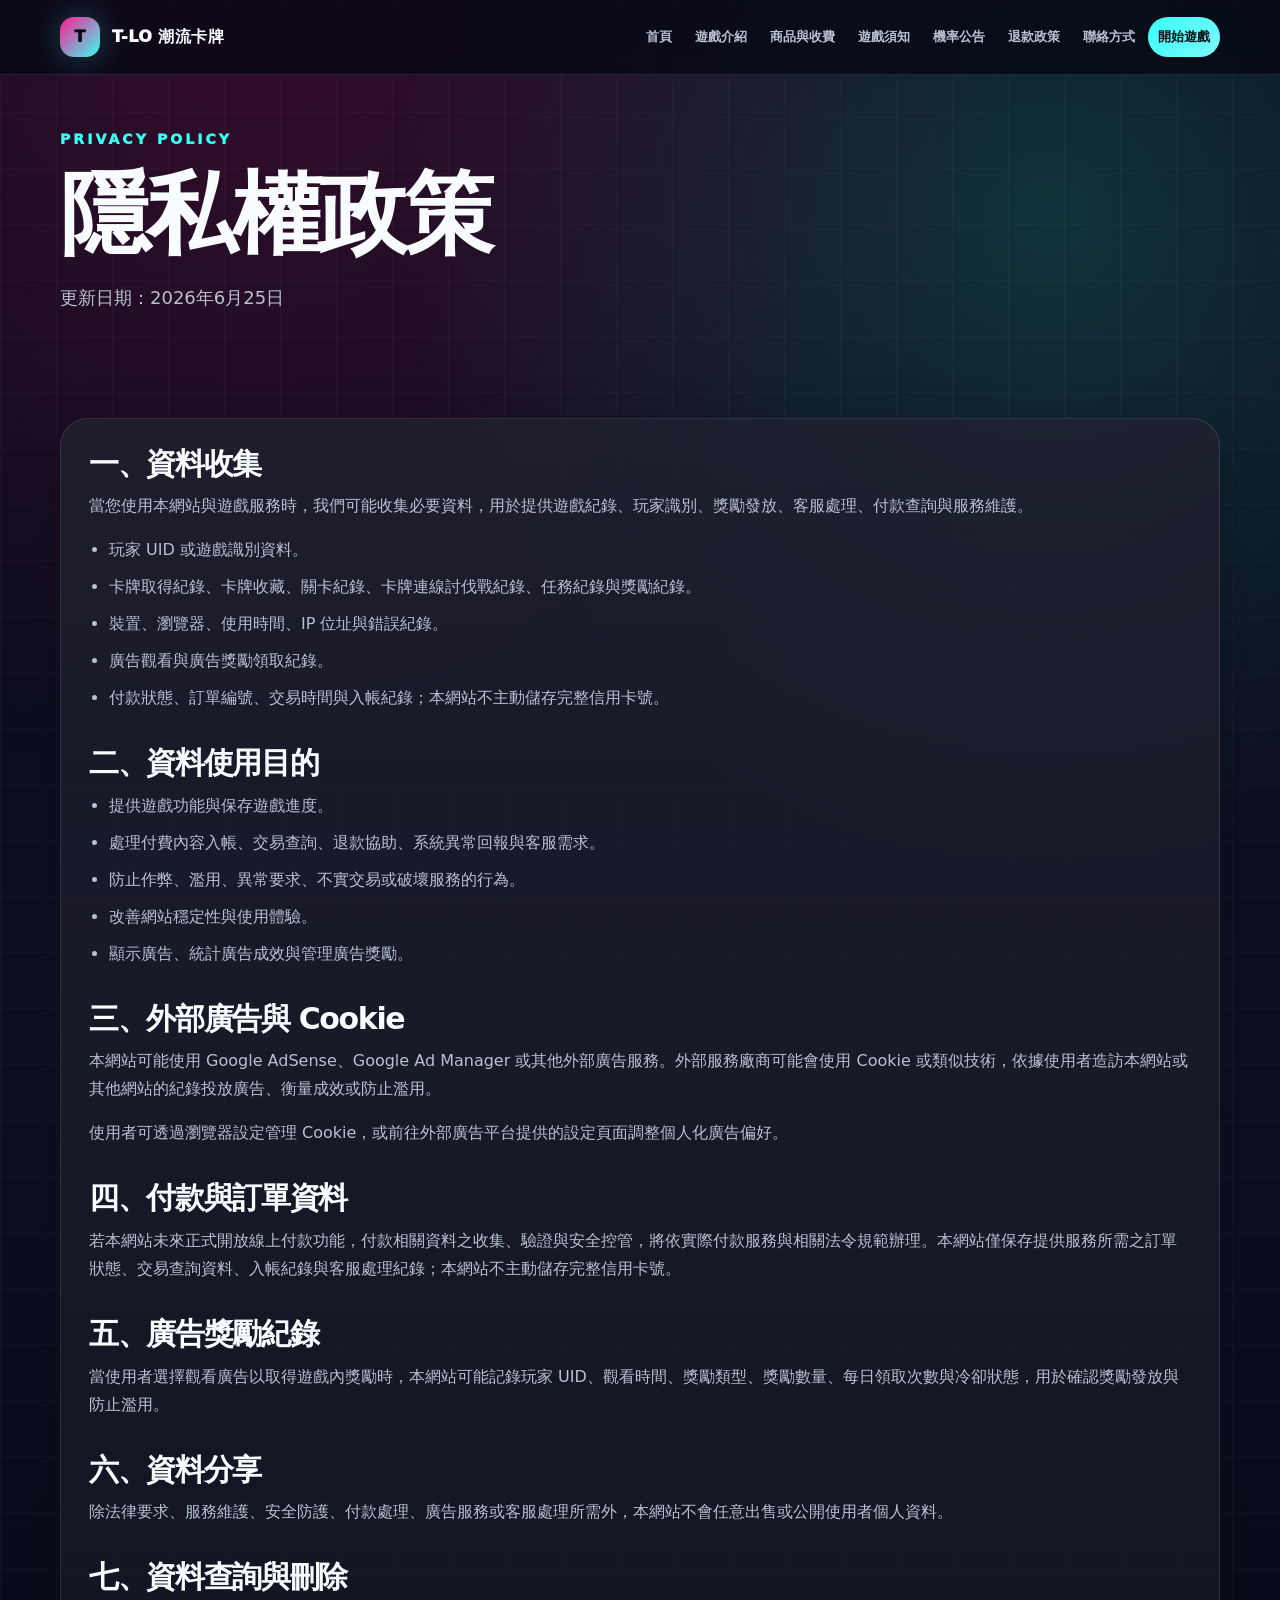
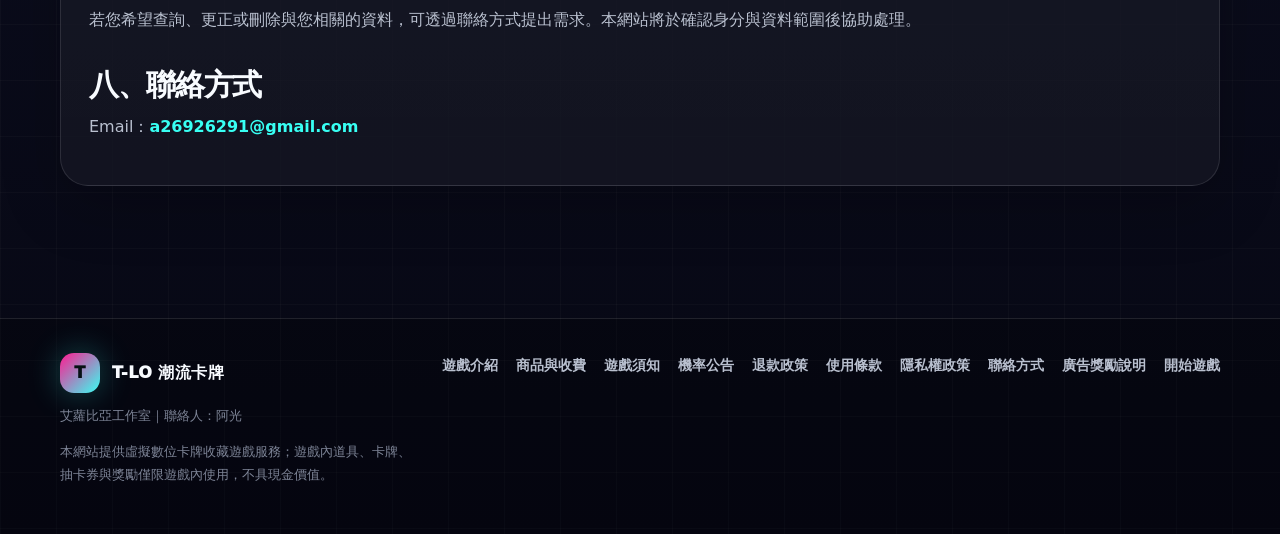
<file: privacy.html>
<!doctype html>
<html lang="zh-Hant-TW">
<head>
  <meta charset="utf-8">
  <meta name="viewport" content="width=device-width, initial-scale=1">
  <meta name="referrer" content="no-referrer">
  <meta http-equiv="Content-Security-Policy" content="object-src 'none'; base-uri 'self'; upgrade-insecure-requests">
  <script async src="https://pagead2.googlesyndication.com/pagead/js/adsbygoogle.js?client=ca-pub-7488995057784607" crossorigin="anonymous"></script>
  <title>隱私權政策｜T-LO 潮流卡牌</title>
  <meta name="description" content="T-LO 潮流卡牌 隱私權政策。">
  <meta name="theme-color" content="#070814">
  <link rel="stylesheet" href="assets/styles.css">
  
</head>
<body>
<header class="site-header"><div class="container nav"><a class="logo" href="index.html" aria-label="T-LO 潮流卡牌 官方網站首頁"><span class="logo-mark">T</span><span>T-LO 潮流卡牌</span></a><button class="menu-btn" data-menu-button aria-expanded="false" aria-label="開啟選單">選單</button><nav class="nav-links" data-nav-links><a href="index.html">首頁</a>
<a href="about.html">遊戲介紹</a>
<a href="pricing.html">商品與收費</a>
<a href="notice.html">遊戲須知</a>
<a href="probability.html">機率公告</a>
<a href="refund.html">退款政策</a>
<a href="contact.html">聯絡方式</a>
<a class="nav-cta" href="https://xiaxguang.github.io/tlo-frontend/">開始遊戲</a></nav></div></header>
<main><section class="page-hero"><div class="container"><div class="kicker">Privacy Policy</div><h1>隱私權政策</h1><p>更新日期：2026年6月25日</p></div></section>
<section class="section"><div class="container content-panel policy"><h2>一、資料收集</h2><p>當您使用本網站與遊戲服務時，我們可能收集必要資料，用於提供遊戲紀錄、玩家識別、獎勵發放、客服處理、付款查詢與服務維護。</p><ul><li>玩家 UID 或遊戲識別資料。</li><li>卡牌取得紀錄、卡牌收藏、關卡紀錄、卡牌連線討伐戰紀錄、任務紀錄與獎勵紀錄。</li><li>裝置、瀏覽器、使用時間、IP 位址與錯誤紀錄。</li><li>廣告觀看與廣告獎勵領取紀錄。</li><li>付款狀態、訂單編號、交易時間與入帳紀錄；本網站不主動儲存完整信用卡號。</li></ul><h2>二、資料使用目的</h2><ul><li>提供遊戲功能與保存遊戲進度。</li><li>處理付費內容入帳、交易查詢、退款協助、系統異常回報與客服需求。</li><li>防止作弊、濫用、異常要求、不實交易或破壞服務的行為。</li><li>改善網站穩定性與使用體驗。</li><li>顯示廣告、統計廣告成效與管理廣告獎勵。</li></ul><h2>三、外部廣告與 Cookie</h2><p>本網站可能使用 Google AdSense、Google Ad Manager 或其他外部廣告服務。外部服務廠商可能會使用 Cookie 或類似技術，依據使用者造訪本網站或其他網站的紀錄投放廣告、衡量成效或防止濫用。</p><p>使用者可透過瀏覽器設定管理 Cookie，或前往外部廣告平台提供的設定頁面調整個人化廣告偏好。</p><h2>四、付款與訂單資料</h2><p>若本網站未來正式開放線上付款功能，付款相關資料之收集、驗證與安全控管，將依實際付款服務與相關法令規範辦理。本網站僅保存提供服務所需之訂單狀態、交易查詢資料、入帳紀錄與客服處理紀錄；本網站不主動儲存完整信用卡號。</p><h2>五、廣告獎勵紀錄</h2><p>當使用者選擇觀看廣告以取得遊戲內獎勵時，本網站可能記錄玩家 UID、觀看時間、獎勵類型、獎勵數量、每日領取次數與冷卻狀態，用於確認獎勵發放與防止濫用。</p><h2>六、資料分享</h2><p>除法律要求、服務維護、安全防護、付款處理、廣告服務或客服處理所需外，本網站不會任意出售或公開使用者個人資料。</p><h2>七、資料查詢與刪除</h2><p>若您希望查詢、更正或刪除與您相關的資料，可透過聯絡方式提出需求。本網站將於確認身分與資料範圍後協助處理。</p><h2>八、聯絡方式</h2><p>Email：<a href="mailto:a26926291@gmail.com">a26926291@gmail.com</a></p></div></section></main>
<footer class="footer"><div class="container footer-grid"><div><a class="logo" href="index.html"><span class="logo-mark">T</span><span>T-LO 潮流卡牌</span></a><p class="small">艾蘿比亞工作室｜聯絡人：阿光</p><p class="small">本網站提供虛擬數位卡牌收藏遊戲服務；遊戲內道具、卡牌、抽卡券與獎勵僅限遊戲內使用，不具現金價值。</p></div><div class="footer-links"><a href="about.html">遊戲介紹</a><a href="pricing.html">商品與收費</a><a href="notice.html">遊戲須知</a><a href="probability.html">機率公告</a><a href="refund.html">退款政策</a><a href="terms.html">使用條款</a><a href="privacy.html">隱私權政策</a><a href="contact.html">聯絡方式</a><a href="rewarded-ads.html">廣告獎勵說明</a><a href="https://xiaxguang.github.io/tlo-frontend/">開始遊戲</a></div></div></footer>
<script src="assets/site.js"></script>
</body>
</html>
</file>
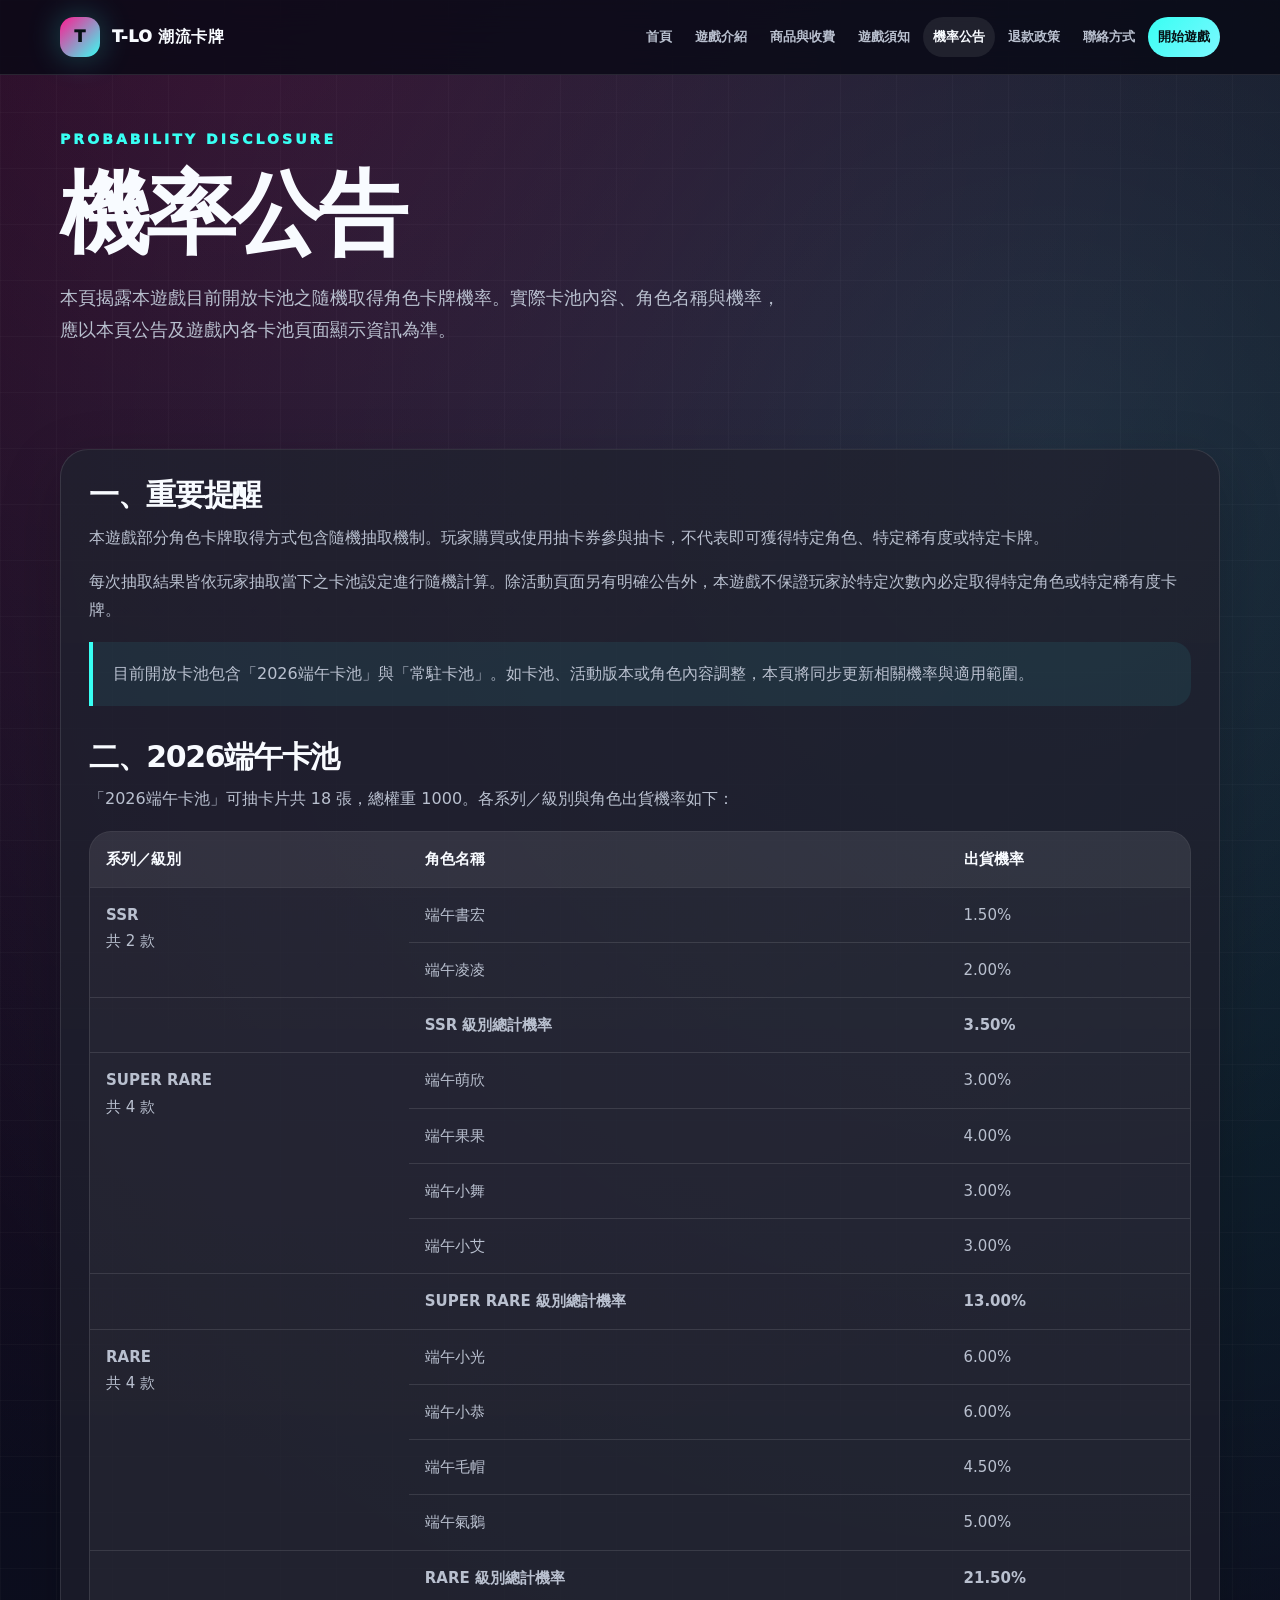
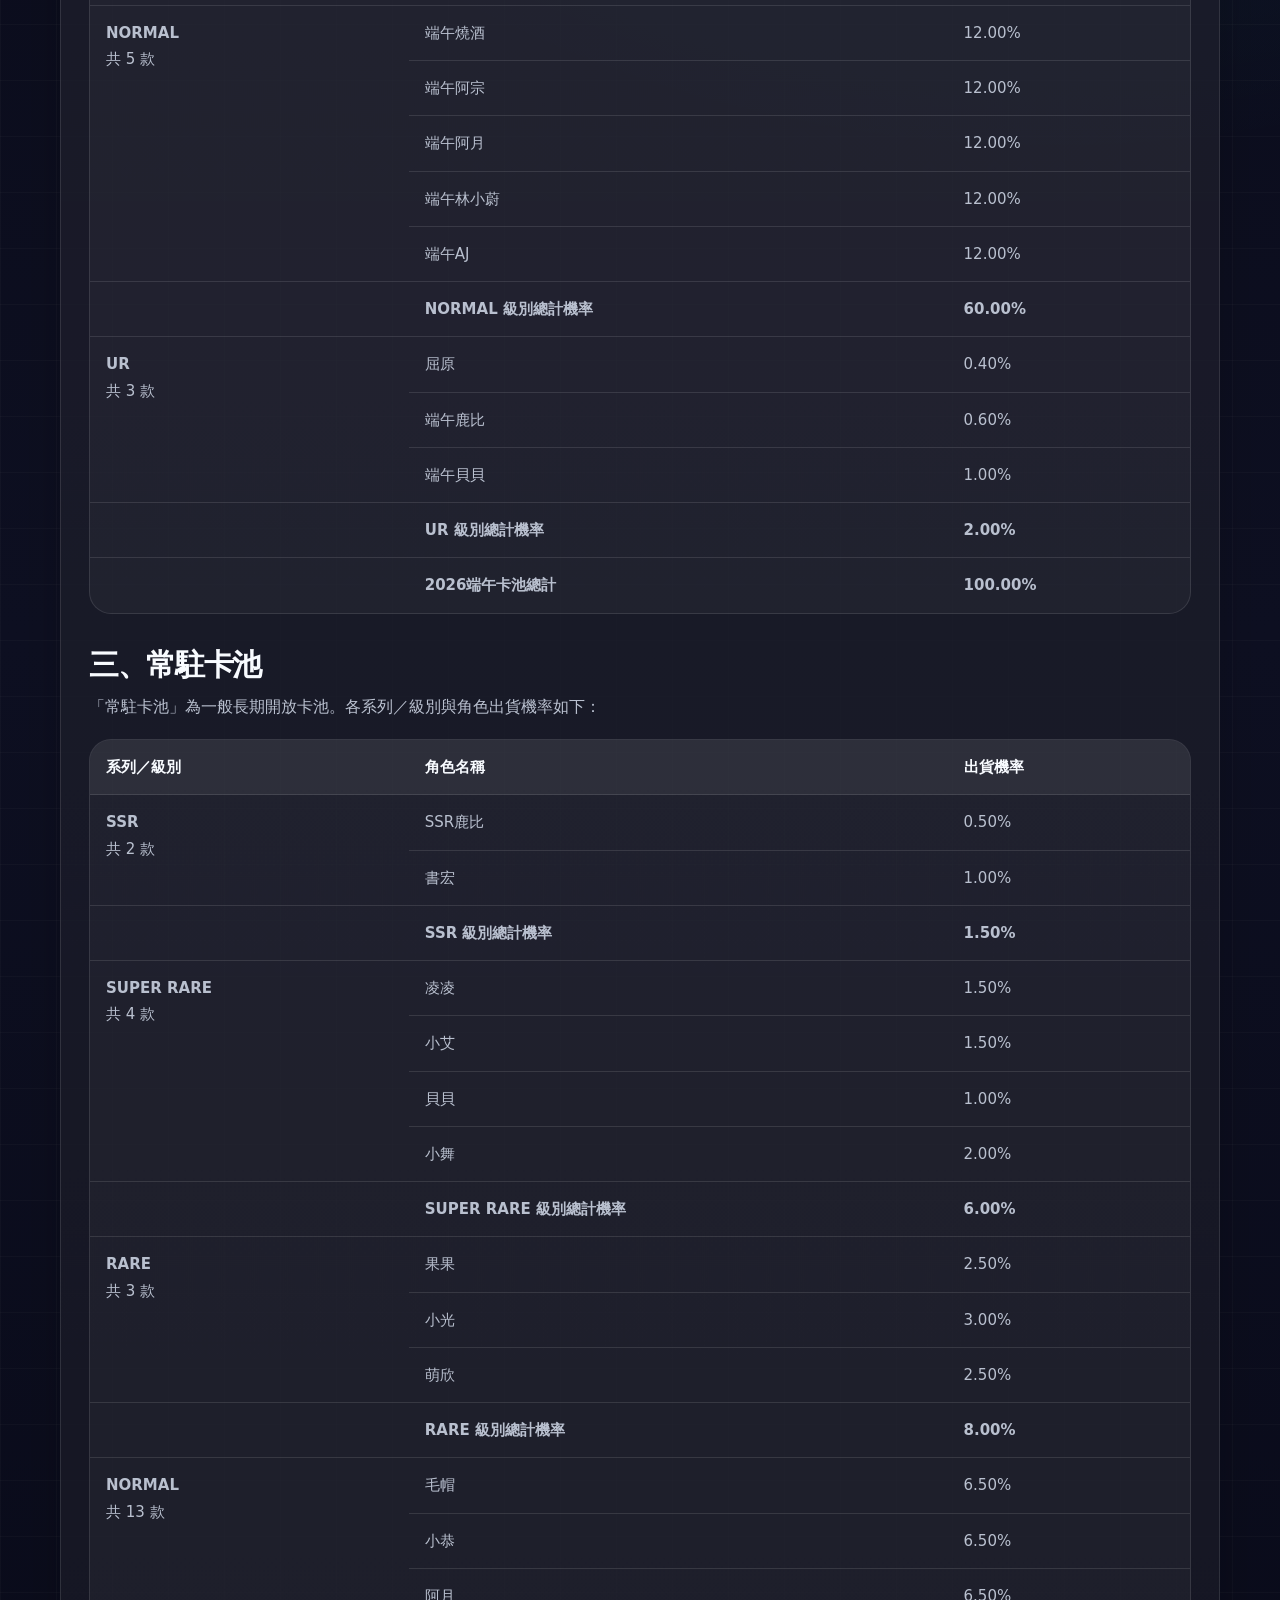
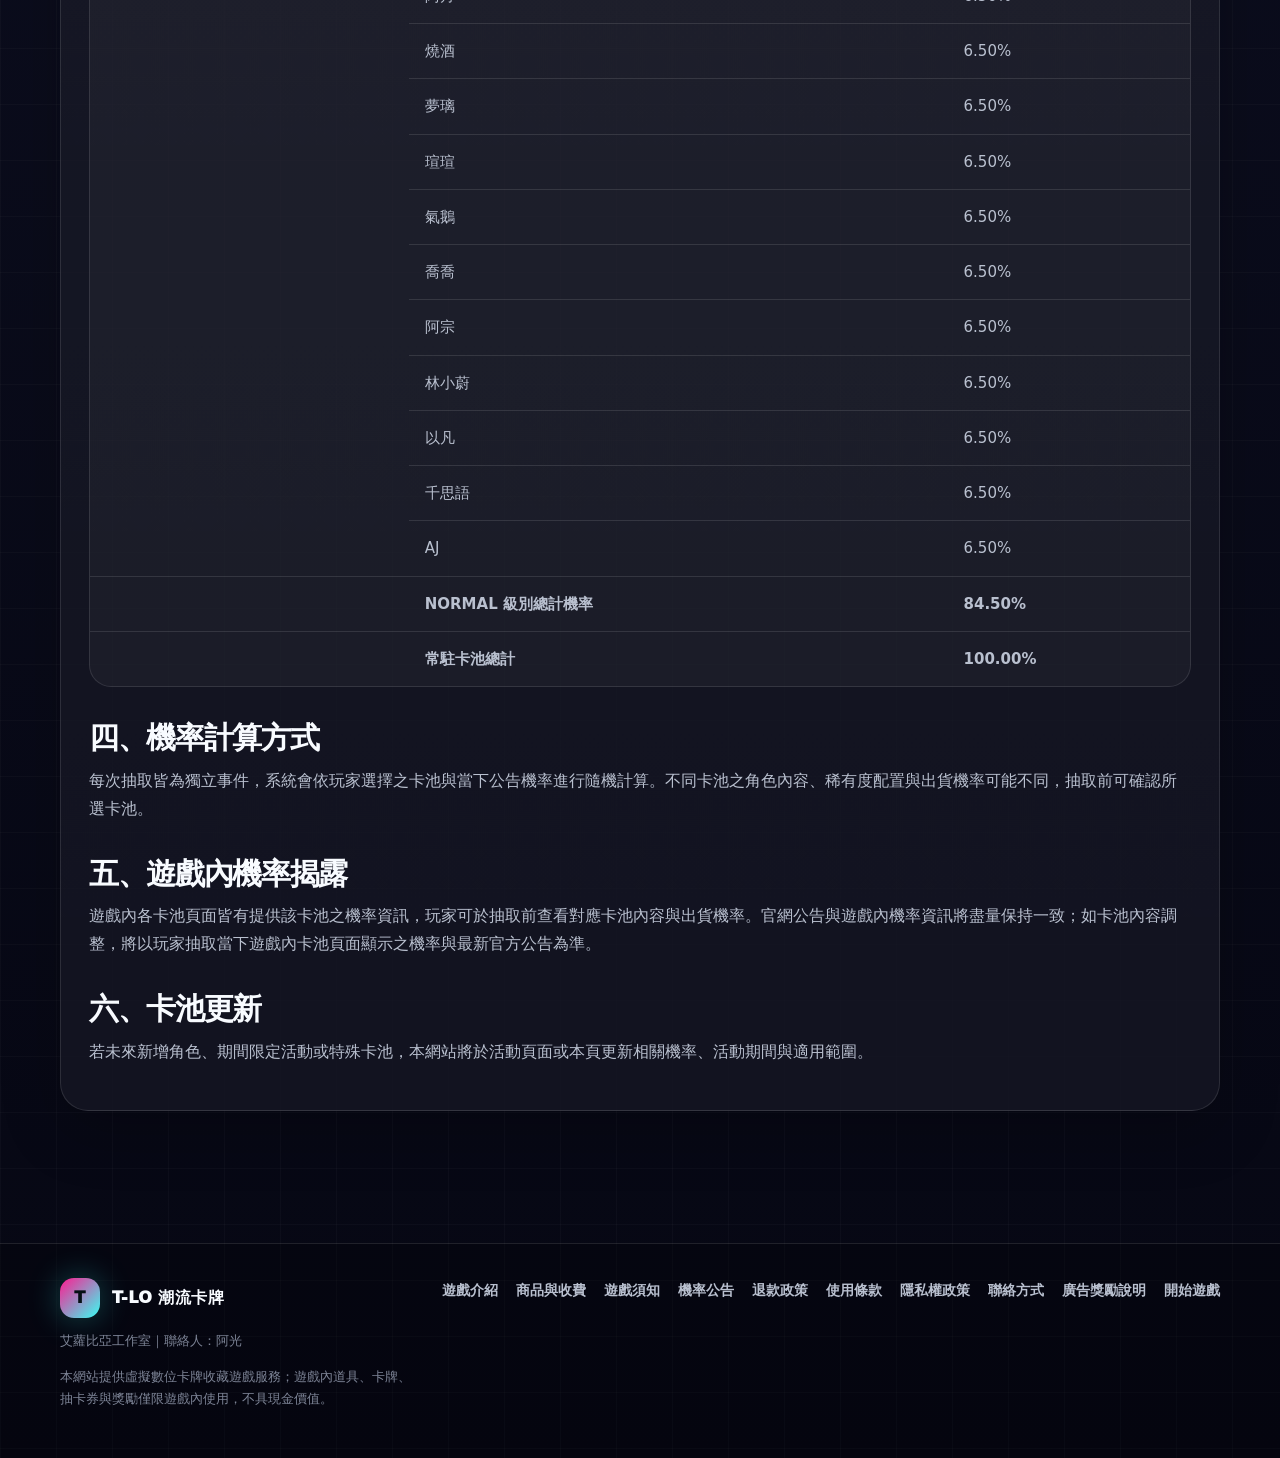
<file: probability.html>
<!doctype html>
<html lang="zh-Hant-TW">
<head>
  <meta charset="utf-8">
  <meta name="viewport" content="width=device-width, initial-scale=1">
  <meta name="referrer" content="no-referrer">
  <meta http-equiv="Content-Security-Policy" content="object-src 'none'; base-uri 'self'; upgrade-insecure-requests">
  <script async src="https://pagead2.googlesyndication.com/pagead/js/adsbygoogle.js?client=ca-pub-7488995057784607" crossorigin="anonymous"></script>
  <title>機率公告｜T-LO 潮流卡牌</title>
  <meta name="description" content="T-LO 潮流卡牌 2026端午卡池與常駐卡池之角色出貨機率公告。">
  <meta name="theme-color" content="#070814">
  <link rel="stylesheet" href="assets/styles.css">
</head>
<body>
<header class="site-header"><div class="container nav"><a class="logo" href="index.html" aria-label="T-LO 潮流卡牌 官方網站首頁"><span class="logo-mark">T</span><span>T-LO 潮流卡牌</span></a><button class="menu-btn" data-menu-button aria-expanded="false" aria-label="開啟選單">選單</button><nav class="nav-links" data-nav-links><a href="index.html">首頁</a>
<a href="about.html">遊戲介紹</a>
<a href="pricing.html">商品與收費</a>
<a href="notice.html">遊戲須知</a>
<a href="probability.html" aria-current="page">機率公告</a>
<a href="refund.html">退款政策</a>
<a href="contact.html">聯絡方式</a>
<a class="nav-cta" href="https://xiaxguang.github.io/tlo-frontend/">開始遊戲</a></nav></div></header>
<main><section class="page-hero"><div class="container"><div class="kicker">Probability Disclosure</div><h1>機率公告</h1><p>本頁揭露本遊戲目前開放卡池之隨機取得角色卡牌機率。實際卡池內容、角色名稱與機率，應以本頁公告及遊戲內各卡池頁面顯示資訊為準。</p></div></section>
<section class="section"><div class="container content-panel policy"><h2>一、重要提醒</h2><p>本遊戲部分角色卡牌取得方式包含隨機抽取機制。玩家購買或使用抽卡券參與抽卡，不代表即可獲得特定角色、特定稀有度或特定卡牌。</p><p>每次抽取結果皆依玩家抽取當下之卡池設定進行隨機計算。除活動頁面另有明確公告外，本遊戲不保證玩家於特定次數內必定取得特定角色或特定稀有度卡牌。</p><p class="notice">目前開放卡池包含「2026端午卡池」與「常駐卡池」。如卡池、活動版本或角色內容調整，本頁將同步更新相關機率與適用範圍。</p>

<h2>二、2026端午卡池</h2><p>「2026端午卡池」可抽卡片共 18 張，總權重 1000。各系列／級別與角色出貨機率如下：</p>
<div class="table-wrap"><table class="policy-table"><thead><tr><th>系列／級別</th><th>角色名稱</th><th>出貨機率</th></tr></thead><tbody>
<tr><td rowspan="2"><strong>SSR</strong><br>共 2 款</td><td>端午書宏</td><td>1.50%</td></tr>
<tr><td>端午凌凌</td><td>2.00%</td></tr>
<tr><td></td><td><strong>SSR 級別總計機率</strong></td><td><strong>3.50%</strong></td></tr>
<tr><td rowspan="4"><strong>SUPER RARE</strong><br>共 4 款</td><td>端午萌欣</td><td>3.00%</td></tr>
<tr><td>端午果果</td><td>4.00%</td></tr>
<tr><td>端午小舞</td><td>3.00%</td></tr>
<tr><td>端午小艾</td><td>3.00%</td></tr>
<tr><td></td><td><strong>SUPER RARE 級別總計機率</strong></td><td><strong>13.00%</strong></td></tr>
<tr><td rowspan="4"><strong>RARE</strong><br>共 4 款</td><td>端午小光</td><td>6.00%</td></tr>
<tr><td>端午小恭</td><td>6.00%</td></tr>
<tr><td>端午毛帽</td><td>4.50%</td></tr>
<tr><td>端午氣鵝</td><td>5.00%</td></tr>
<tr><td></td><td><strong>RARE 級別總計機率</strong></td><td><strong>21.50%</strong></td></tr>
<tr><td rowspan="5"><strong>NORMAL</strong><br>共 5 款</td><td>端午燒酒</td><td>12.00%</td></tr>
<tr><td>端午阿宗</td><td>12.00%</td></tr>
<tr><td>端午阿月</td><td>12.00%</td></tr>
<tr><td>端午林小蔚</td><td>12.00%</td></tr>
<tr><td>端午AJ</td><td>12.00%</td></tr>
<tr><td></td><td><strong>NORMAL 級別總計機率</strong></td><td><strong>60.00%</strong></td></tr>
<tr><td rowspan="3"><strong>UR</strong><br>共 3 款</td><td>屈原</td><td>0.40%</td></tr>
<tr><td>端午鹿比</td><td>0.60%</td></tr>
<tr><td>端午貝貝</td><td>1.00%</td></tr>
<tr><td></td><td><strong>UR 級別總計機率</strong></td><td><strong>2.00%</strong></td></tr>
<tr><td></td><td><strong>2026端午卡池總計</strong></td><td><strong>100.00%</strong></td></tr>
</tbody></table></div>

<h2>三、常駐卡池</h2><p>「常駐卡池」為一般長期開放卡池。各系列／級別與角色出貨機率如下：</p>
<div class="table-wrap"><table class="policy-table"><thead><tr><th>系列／級別</th><th>角色名稱</th><th>出貨機率</th></tr></thead><tbody>
<tr><td rowspan="2"><strong>SSR</strong><br>共 2 款</td><td>SSR鹿比</td><td>0.50%</td></tr>
<tr><td>書宏</td><td>1.00%</td></tr>
<tr><td></td><td><strong>SSR 級別總計機率</strong></td><td><strong>1.50%</strong></td></tr>
<tr><td rowspan="4"><strong>SUPER RARE</strong><br>共 4 款</td><td>凌凌</td><td>1.50%</td></tr>
<tr><td>小艾</td><td>1.50%</td></tr>
<tr><td>貝貝</td><td>1.00%</td></tr>
<tr><td>小舞</td><td>2.00%</td></tr>
<tr><td></td><td><strong>SUPER RARE 級別總計機率</strong></td><td><strong>6.00%</strong></td></tr>
<tr><td rowspan="3"><strong>RARE</strong><br>共 3 款</td><td>果果</td><td>2.50%</td></tr>
<tr><td>小光</td><td>3.00%</td></tr>
<tr><td>萌欣</td><td>2.50%</td></tr>
<tr><td></td><td><strong>RARE 級別總計機率</strong></td><td><strong>8.00%</strong></td></tr>
<tr><td rowspan="13"><strong>NORMAL</strong><br>共 13 款</td><td>毛帽</td><td>6.50%</td></tr>
<tr><td>小恭</td><td>6.50%</td></tr>
<tr><td>阿月</td><td>6.50%</td></tr>
<tr><td>燒酒</td><td>6.50%</td></tr>
<tr><td>夢璃</td><td>6.50%</td></tr>
<tr><td>瑄瑄</td><td>6.50%</td></tr>
<tr><td>氣鵝</td><td>6.50%</td></tr>
<tr><td>喬喬</td><td>6.50%</td></tr>
<tr><td>阿宗</td><td>6.50%</td></tr>
<tr><td>林小蔚</td><td>6.50%</td></tr>
<tr><td>以凡</td><td>6.50%</td></tr>
<tr><td>千思語</td><td>6.50%</td></tr>
<tr><td>AJ</td><td>6.50%</td></tr>
<tr><td></td><td><strong>NORMAL 級別總計機率</strong></td><td><strong>84.50%</strong></td></tr>
<tr><td></td><td><strong>常駐卡池總計</strong></td><td><strong>100.00%</strong></td></tr>
</tbody></table></div>

<h2>四、機率計算方式</h2><p>每次抽取皆為獨立事件，系統會依玩家選擇之卡池與當下公告機率進行隨機計算。不同卡池之角色內容、稀有度配置與出貨機率可能不同，抽取前可確認所選卡池。</p>
<h2>五、遊戲內機率揭露</h2><p>遊戲內各卡池頁面皆有提供該卡池之機率資訊，玩家可於抽取前查看對應卡池內容與出貨機率。官網公告與遊戲內機率資訊將盡量保持一致；如卡池內容調整，將以玩家抽取當下遊戲內卡池頁面顯示之機率與最新官方公告為準。</p>
<h2>六、卡池更新</h2><p>若未來新增角色、期間限定活動或特殊卡池，本網站將於活動頁面或本頁更新相關機率、活動期間與適用範圍。</p></div></section></main>
<footer class="footer"><div class="container footer-grid"><div><a class="logo" href="index.html"><span class="logo-mark">T</span><span>T-LO 潮流卡牌</span></a><p class="small">艾蘿比亞工作室｜聯絡人：阿光</p><p class="small">本網站提供虛擬數位卡牌收藏遊戲服務；遊戲內道具、卡牌、抽卡券與獎勵僅限遊戲內使用，不具現金價值。</p></div><div class="footer-links"><a href="about.html">遊戲介紹</a><a href="pricing.html">商品與收費</a><a href="notice.html">遊戲須知</a><a href="probability.html">機率公告</a><a href="refund.html">退款政策</a><a href="terms.html">使用條款</a><a href="privacy.html">隱私權政策</a><a href="contact.html">聯絡方式</a><a href="rewarded-ads.html">廣告獎勵說明</a><a href="https://xiaxguang.github.io/tlo-frontend/">開始遊戲</a></div></div></footer>
<script src="assets/site.js"></script>
</body>
</html>
</file>
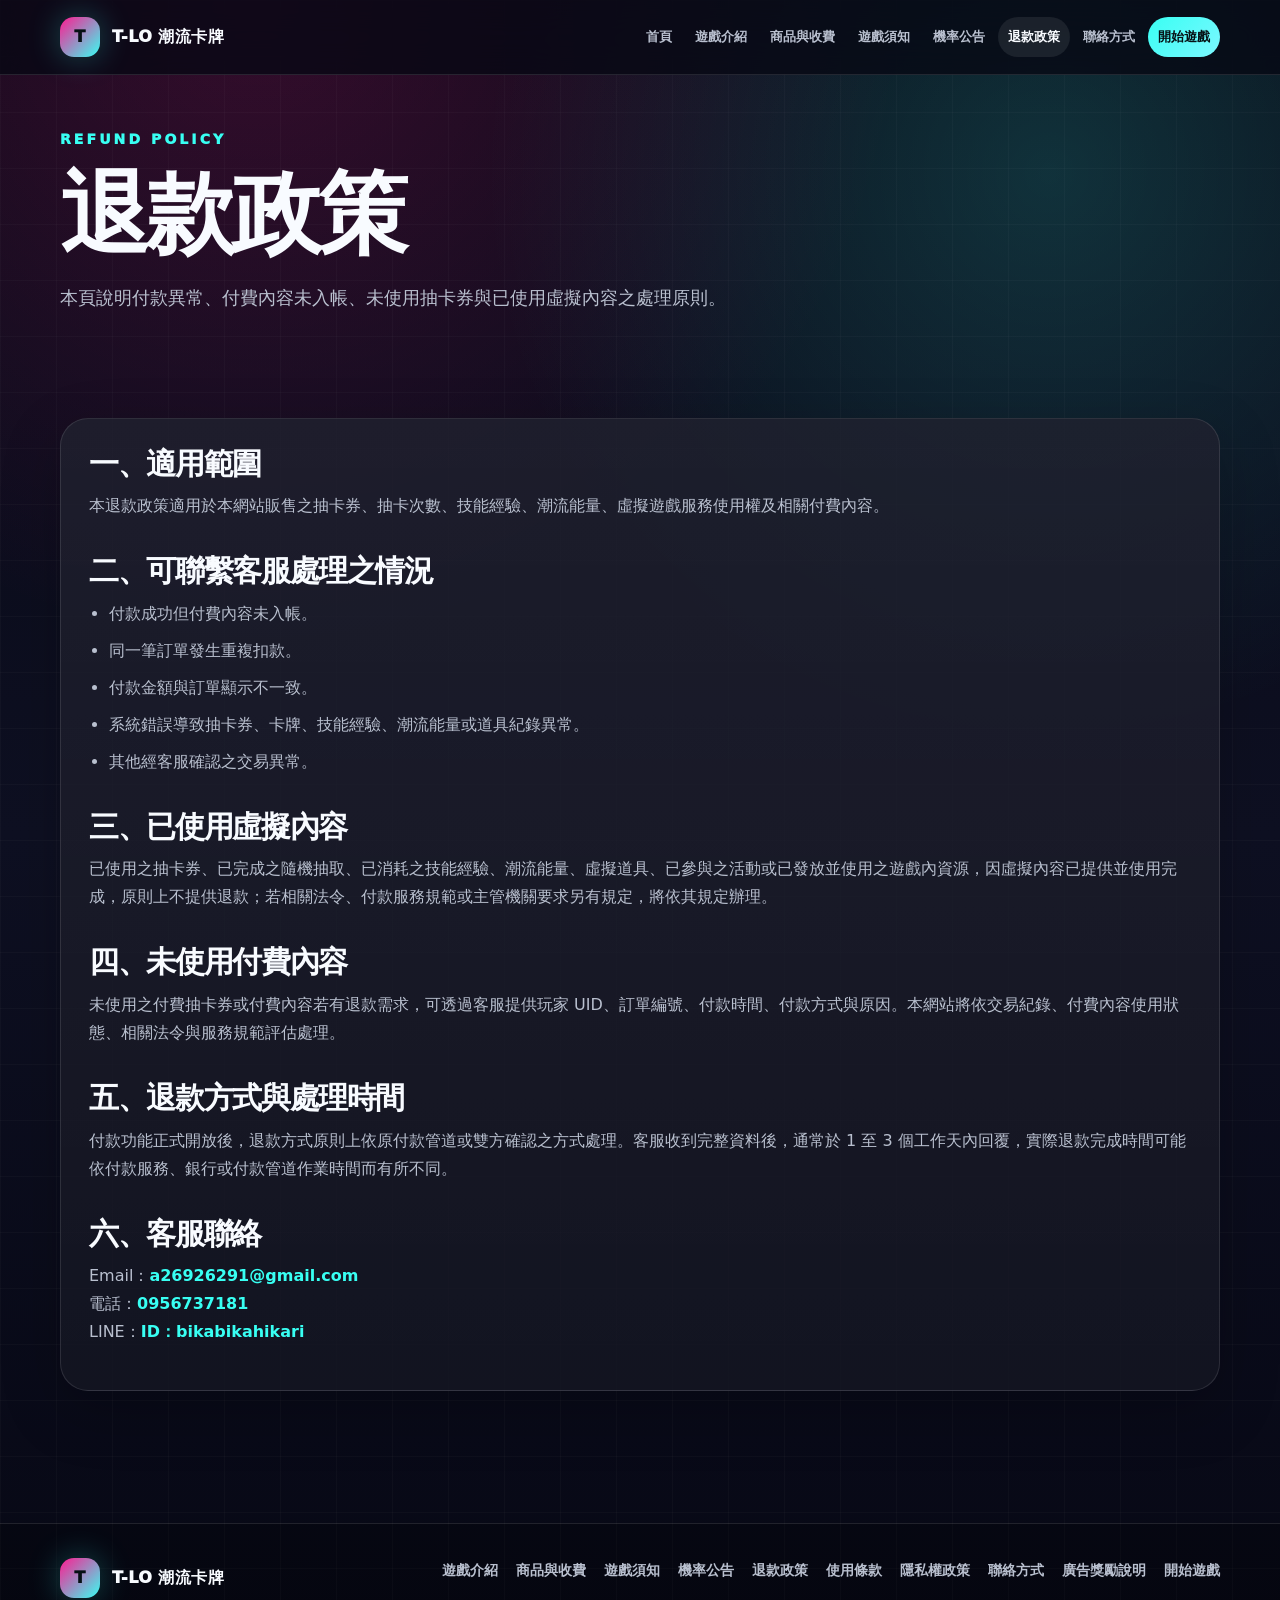
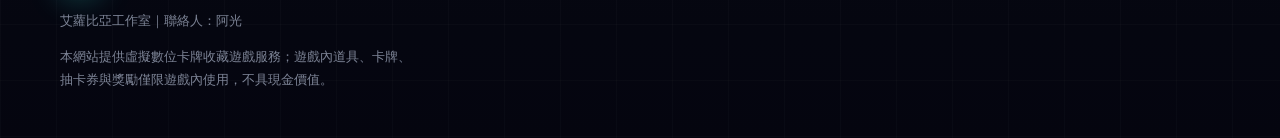
<file: refund.html>
<!doctype html>
<html lang="zh-Hant-TW">
<head>
  <meta charset="utf-8">
  <meta name="viewport" content="width=device-width, initial-scale=1">
  <meta name="referrer" content="no-referrer">
  <meta http-equiv="Content-Security-Policy" content="object-src 'none'; base-uri 'self'; upgrade-insecure-requests">
  <script async src="https://pagead2.googlesyndication.com/pagead/js/adsbygoogle.js?client=ca-pub-7488995057784607" crossorigin="anonymous"></script>
  <title>退款政策｜T-LO 潮流卡牌</title>
  <meta name="description" content="T-LO 潮流卡牌 退款政策，說明付款異常、付費內容未入帳、未使用抽卡券與已使用虛擬內容處理原則。">
  <meta name="theme-color" content="#070814">
  <link rel="stylesheet" href="assets/styles.css">
  
</head>
<body>
<header class="site-header"><div class="container nav"><a class="logo" href="index.html" aria-label="T-LO 潮流卡牌 官方網站首頁"><span class="logo-mark">T</span><span>T-LO 潮流卡牌</span></a><button class="menu-btn" data-menu-button aria-expanded="false" aria-label="開啟選單">選單</button><nav class="nav-links" data-nav-links><a href="index.html">首頁</a>
<a href="about.html">遊戲介紹</a>
<a href="pricing.html">商品與收費</a>
<a href="notice.html">遊戲須知</a>
<a href="probability.html">機率公告</a>
<a href="refund.html" aria-current="page">退款政策</a>
<a href="contact.html">聯絡方式</a>
<a class="nav-cta" href="https://xiaxguang.github.io/tlo-frontend/">開始遊戲</a></nav></div></header>
<main><section class="page-hero"><div class="container"><div class="kicker">Refund Policy</div><h1>退款政策</h1><p>本頁說明付款異常、付費內容未入帳、未使用抽卡券與已使用虛擬內容之處理原則。</p></div></section>
<section class="section"><div class="container content-panel policy"><h2>一、適用範圍</h2><p>本退款政策適用於本網站販售之抽卡券、抽卡次數、技能經驗、潮流能量、虛擬遊戲服務使用權及相關付費內容。</p><h2>二、可聯繫客服處理之情況</h2><ul><li>付款成功但付費內容未入帳。</li><li>同一筆訂單發生重複扣款。</li><li>付款金額與訂單顯示不一致。</li><li>系統錯誤導致抽卡券、卡牌、技能經驗、潮流能量或道具紀錄異常。</li><li>其他經客服確認之交易異常。</li></ul><h2>三、已使用虛擬內容</h2><p>已使用之抽卡券、已完成之隨機抽取、已消耗之技能經驗、潮流能量、虛擬道具、已參與之活動或已發放並使用之遊戲內資源，因虛擬內容已提供並使用完成，原則上不提供退款；若相關法令、付款服務規範或主管機關要求另有規定，將依其規定辦理。</p><h2>四、未使用付費內容</h2><p>未使用之付費抽卡券或付費內容若有退款需求，可透過客服提供玩家 UID、訂單編號、付款時間、付款方式與原因。本網站將依交易紀錄、付費內容使用狀態、相關法令與服務規範評估處理。</p><h2>五、退款方式與處理時間</h2><p>付款功能正式開放後，退款方式原則上依原付款管道或雙方確認之方式處理。客服收到完整資料後，通常於 1 至 3 個工作天內回覆，實際退款完成時間可能依付款服務、銀行或付款管道作業時間而有所不同。</p><h2>六、客服聯絡</h2><p>Email：<a href="mailto:a26926291@gmail.com">a26926291@gmail.com</a><br>電話：<a href="tel:0956737181">0956737181</a><br>LINE：<a href="https://line.me/ti/p/~bikabikahikari" target="_blank" rel="noopener">ID：bikabikahikari</a></p></div></section></main>
<footer class="footer"><div class="container footer-grid"><div><a class="logo" href="index.html"><span class="logo-mark">T</span><span>T-LO 潮流卡牌</span></a><p class="small">艾蘿比亞工作室｜聯絡人：阿光</p><p class="small">本網站提供虛擬數位卡牌收藏遊戲服務；遊戲內道具、卡牌、抽卡券與獎勵僅限遊戲內使用，不具現金價值。</p></div><div class="footer-links"><a href="about.html">遊戲介紹</a><a href="pricing.html">商品與收費</a><a href="notice.html">遊戲須知</a><a href="probability.html">機率公告</a><a href="refund.html">退款政策</a><a href="terms.html">使用條款</a><a href="privacy.html">隱私權政策</a><a href="contact.html">聯絡方式</a><a href="rewarded-ads.html">廣告獎勵說明</a><a href="https://xiaxguang.github.io/tlo-frontend/">開始遊戲</a></div></div></footer>
<script src="assets/site.js"></script>
</body>
</html>
</file>
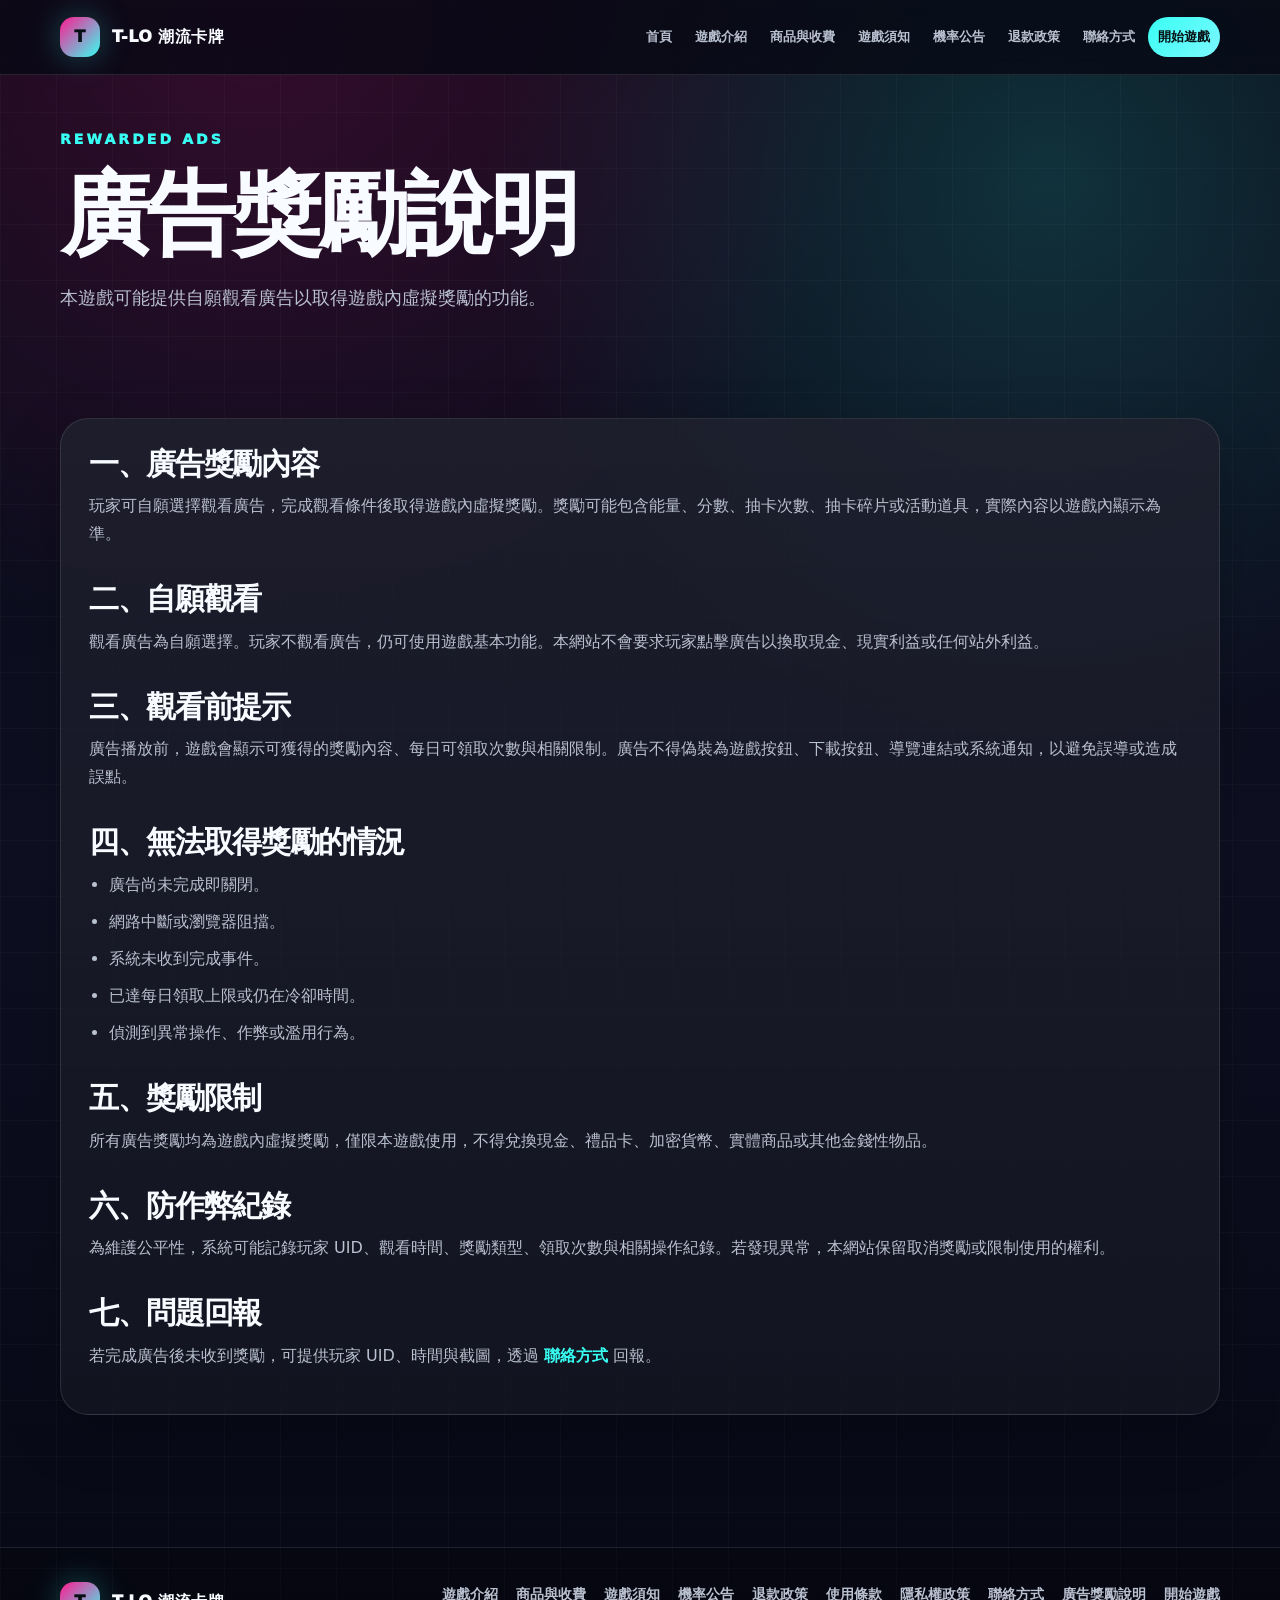
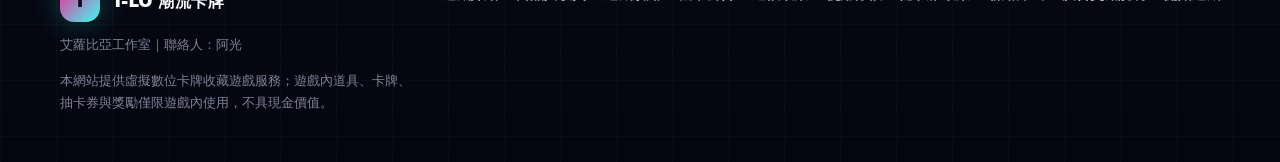
<file: rewarded-ads.html>
<!doctype html>
<html lang="zh-Hant-TW">
<head>
  <meta charset="utf-8">
  <meta name="viewport" content="width=device-width, initial-scale=1">
  <meta name="referrer" content="no-referrer">
  <meta http-equiv="Content-Security-Policy" content="object-src 'none'; base-uri 'self'; upgrade-insecure-requests">
  <script async src="https://pagead2.googlesyndication.com/pagead/js/adsbygoogle.js?client=ca-pub-7488995057784607" crossorigin="anonymous"></script>
  <title>廣告獎勵說明｜T-LO 潮流卡牌</title>
  <meta name="description" content="T-LO 潮流卡牌 廣告獎勵說明。">
  <meta name="theme-color" content="#070814">
  <link rel="stylesheet" href="assets/styles.css">
  
</head>
<body>
<header class="site-header"><div class="container nav"><a class="logo" href="index.html" aria-label="T-LO 潮流卡牌 官方網站首頁"><span class="logo-mark">T</span><span>T-LO 潮流卡牌</span></a><button class="menu-btn" data-menu-button aria-expanded="false" aria-label="開啟選單">選單</button><nav class="nav-links" data-nav-links><a href="index.html">首頁</a>
<a href="about.html">遊戲介紹</a>
<a href="pricing.html">商品與收費</a>
<a href="notice.html">遊戲須知</a>
<a href="probability.html">機率公告</a>
<a href="refund.html">退款政策</a>
<a href="contact.html">聯絡方式</a>
<a class="nav-cta" href="https://xiaxguang.github.io/tlo-frontend/">開始遊戲</a></nav></div></header>
<main><section class="page-hero"><div class="container"><div class="kicker">Rewarded Ads</div><h1>廣告獎勵說明</h1><p>本遊戲可能提供自願觀看廣告以取得遊戲內虛擬獎勵的功能。</p></div></section>
<section class="section"><div class="container content-panel policy"><h2>一、廣告獎勵內容</h2><p>玩家可自願選擇觀看廣告，完成觀看條件後取得遊戲內虛擬獎勵。獎勵可能包含能量、分數、抽卡次數、抽卡碎片或活動道具，實際內容以遊戲內顯示為準。</p><h2>二、自願觀看</h2><p>觀看廣告為自願選擇。玩家不觀看廣告，仍可使用遊戲基本功能。本網站不會要求玩家點擊廣告以換取現金、現實利益或任何站外利益。</p><h2>三、觀看前提示</h2><p>廣告播放前，遊戲會顯示可獲得的獎勵內容、每日可領取次數與相關限制。廣告不得偽裝為遊戲按鈕、下載按鈕、導覽連結或系統通知，以避免誤導或造成誤點。</p><h2>四、無法取得獎勵的情況</h2><ul><li>廣告尚未完成即關閉。</li><li>網路中斷或瀏覽器阻擋。</li><li>系統未收到完成事件。</li><li>已達每日領取上限或仍在冷卻時間。</li><li>偵測到異常操作、作弊或濫用行為。</li></ul><h2>五、獎勵限制</h2><p>所有廣告獎勵均為遊戲內虛擬獎勵，僅限本遊戲使用，不得兌換現金、禮品卡、加密貨幣、實體商品或其他金錢性物品。</p><h2>六、防作弊紀錄</h2><p>為維護公平性，系統可能記錄玩家 UID、觀看時間、獎勵類型、領取次數與相關操作紀錄。若發現異常，本網站保留取消獎勵或限制使用的權利。</p><h2>七、問題回報</h2><p>若完成廣告後未收到獎勵，可提供玩家 UID、時間與截圖，透過 <a href="contact.html">聯絡方式</a> 回報。</p></div></section></main>
<footer class="footer"><div class="container footer-grid"><div><a class="logo" href="index.html"><span class="logo-mark">T</span><span>T-LO 潮流卡牌</span></a><p class="small">艾蘿比亞工作室｜聯絡人：阿光</p><p class="small">本網站提供虛擬數位卡牌收藏遊戲服務；遊戲內道具、卡牌、抽卡券與獎勵僅限遊戲內使用，不具現金價值。</p></div><div class="footer-links"><a href="about.html">遊戲介紹</a><a href="pricing.html">商品與收費</a><a href="notice.html">遊戲須知</a><a href="probability.html">機率公告</a><a href="refund.html">退款政策</a><a href="terms.html">使用條款</a><a href="privacy.html">隱私權政策</a><a href="contact.html">聯絡方式</a><a href="rewarded-ads.html">廣告獎勵說明</a><a href="https://xiaxguang.github.io/tlo-frontend/">開始遊戲</a></div></div></footer>
<script src="assets/site.js"></script>
</body>
</html>
</file>
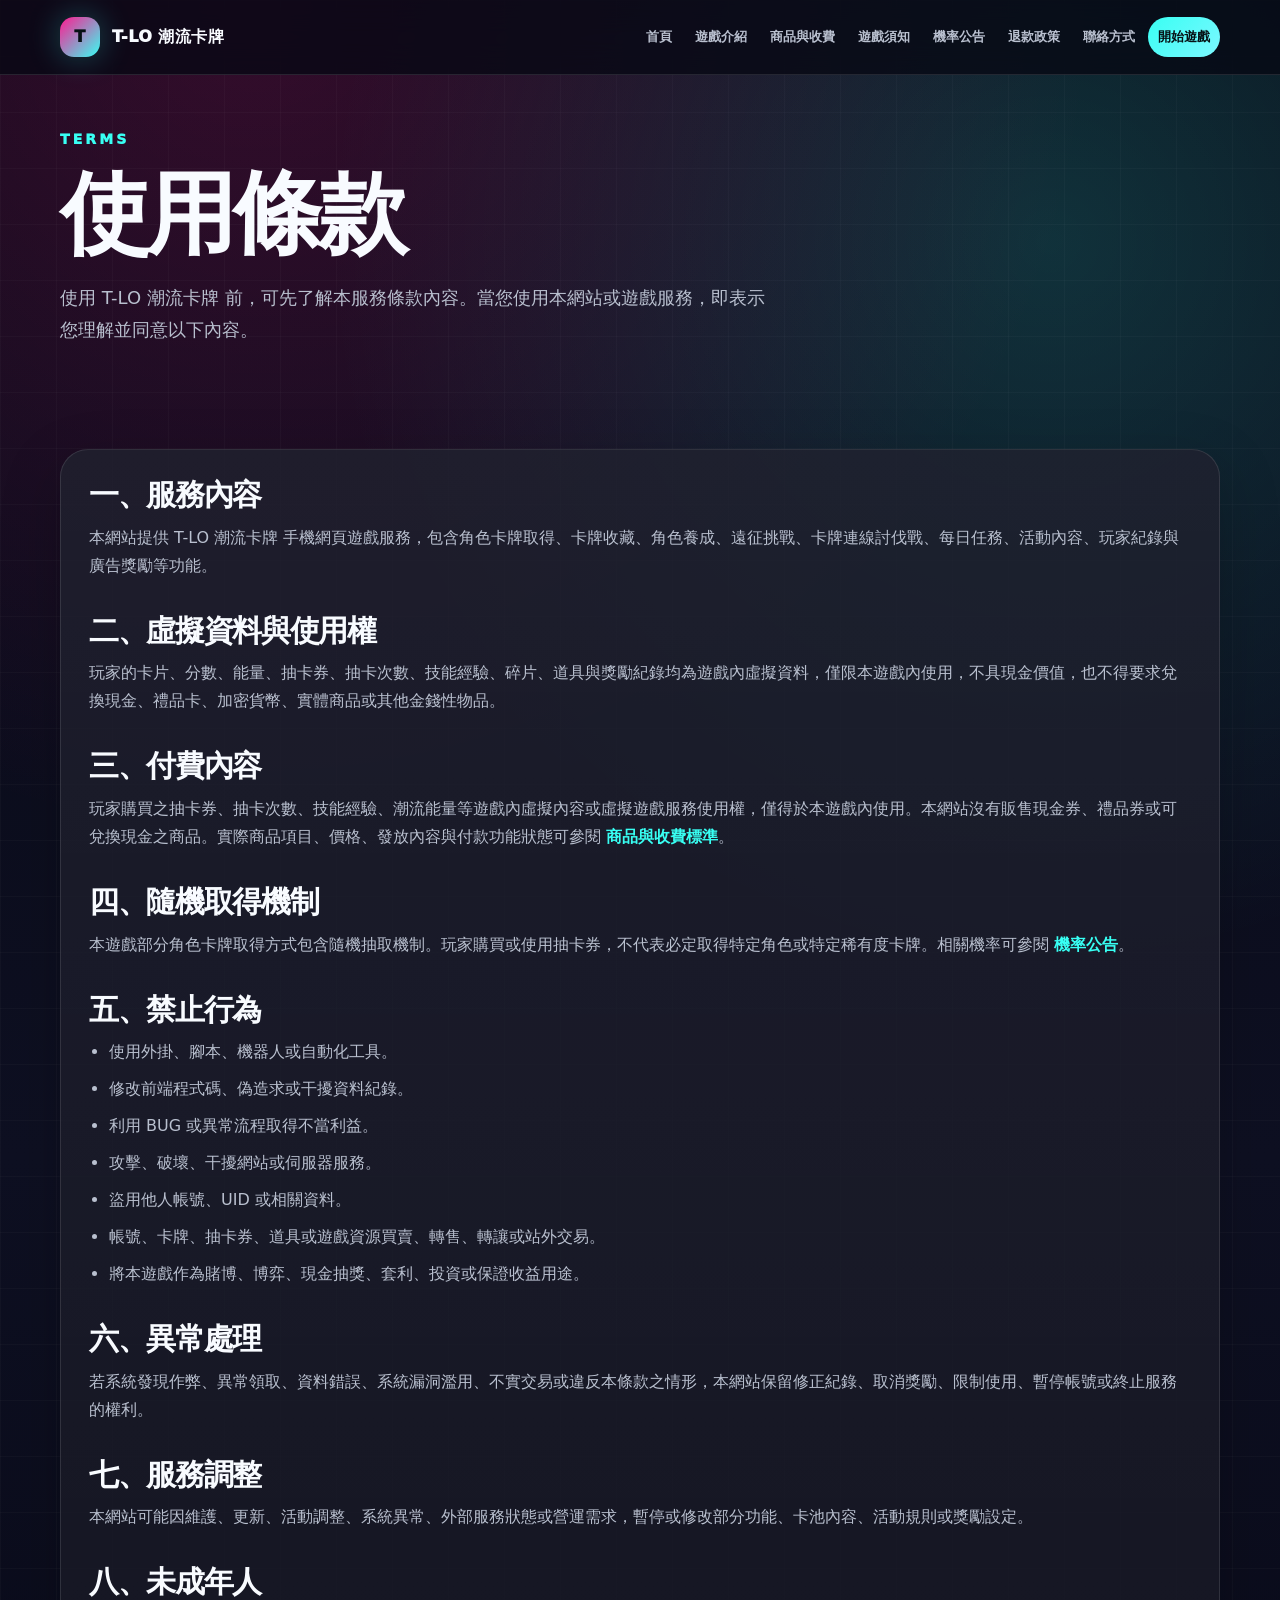
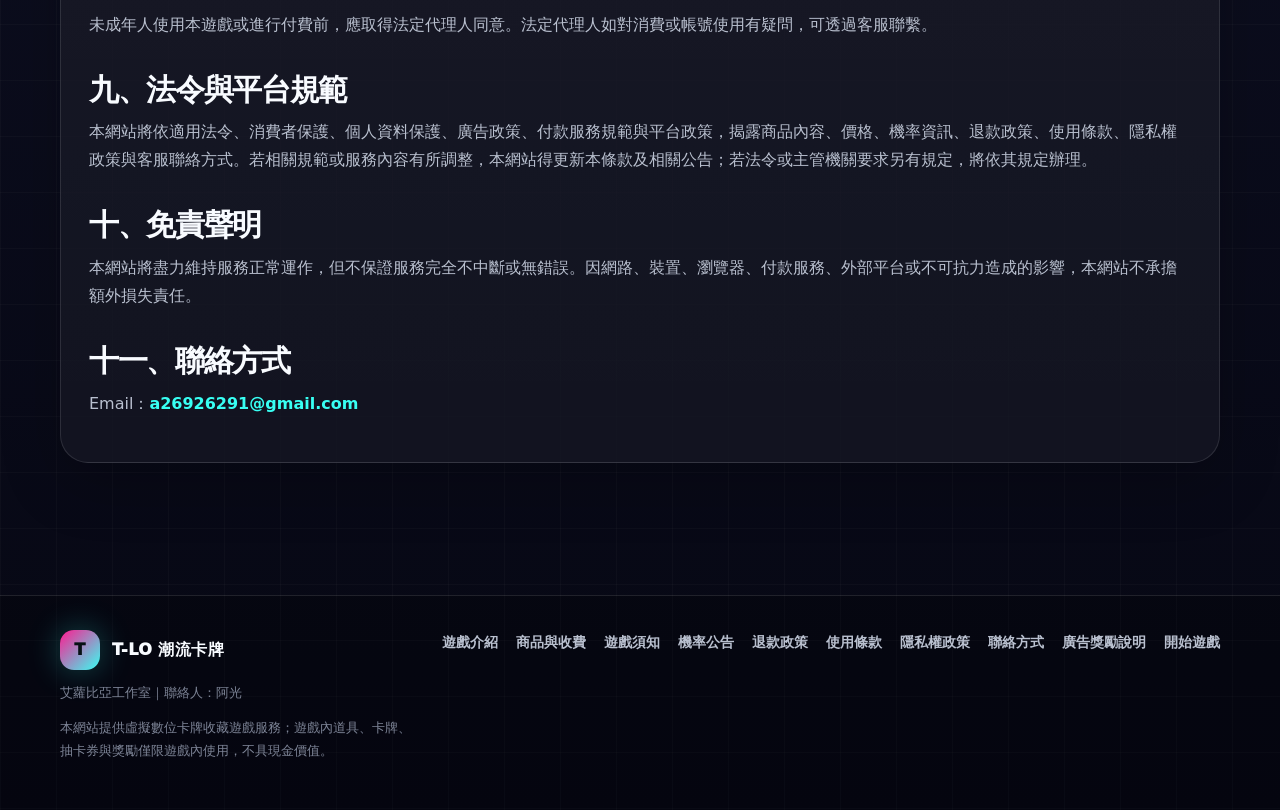
<file: terms.html>
<!doctype html>
<html lang="zh-Hant-TW">
<head>
  <meta charset="utf-8">
  <meta name="viewport" content="width=device-width, initial-scale=1">
  <meta name="referrer" content="no-referrer">
  <meta http-equiv="Content-Security-Policy" content="object-src 'none'; base-uri 'self'; upgrade-insecure-requests">
  <script async src="https://pagead2.googlesyndication.com/pagead/js/adsbygoogle.js?client=ca-pub-7488995057784607" crossorigin="anonymous"></script>
  <title>使用條款｜T-LO 潮流卡牌</title>
  <meta name="description" content="T-LO 潮流卡牌 使用條款。">
  <meta name="theme-color" content="#070814">
  <link rel="stylesheet" href="assets/styles.css">
  
</head>
<body>
<header class="site-header"><div class="container nav"><a class="logo" href="index.html" aria-label="T-LO 潮流卡牌 官方網站首頁"><span class="logo-mark">T</span><span>T-LO 潮流卡牌</span></a><button class="menu-btn" data-menu-button aria-expanded="false" aria-label="開啟選單">選單</button><nav class="nav-links" data-nav-links><a href="index.html">首頁</a>
<a href="about.html">遊戲介紹</a>
<a href="pricing.html">商品與收費</a>
<a href="notice.html">遊戲須知</a>
<a href="probability.html">機率公告</a>
<a href="refund.html">退款政策</a>
<a href="contact.html">聯絡方式</a>
<a class="nav-cta" href="https://xiaxguang.github.io/tlo-frontend/">開始遊戲</a></nav></div></header>
<main><section class="page-hero"><div class="container"><div class="kicker">Terms</div><h1>使用條款</h1><p>使用 T-LO 潮流卡牌 前，可先了解本服務條款內容。當您使用本網站或遊戲服務，即表示您理解並同意以下內容。</p></div></section>
<section class="section"><div class="container content-panel policy"><h2>一、服務內容</h2><p>本網站提供 T-LO 潮流卡牌 手機網頁遊戲服務，包含角色卡牌取得、卡牌收藏、角色養成、遠征挑戰、卡牌連線討伐戰、每日任務、活動內容、玩家紀錄與廣告獎勵等功能。</p><h2>二、虛擬資料與使用權</h2><p>玩家的卡片、分數、能量、抽卡券、抽卡次數、技能經驗、碎片、道具與獎勵紀錄均為遊戲內虛擬資料，僅限本遊戲內使用，不具現金價值，也不得要求兌換現金、禮品卡、加密貨幣、實體商品或其他金錢性物品。</p><h2>三、付費內容</h2><p>玩家購買之抽卡券、抽卡次數、技能經驗、潮流能量等遊戲內虛擬內容或虛擬遊戲服務使用權，僅得於本遊戲內使用。本網站沒有販售現金券、禮品券或可兌換現金之商品。實際商品項目、價格、發放內容與付款功能狀態可參閱 <a href="pricing.html">商品與收費標準</a>。</p><h2>四、隨機取得機制</h2><p>本遊戲部分角色卡牌取得方式包含隨機抽取機制。玩家購買或使用抽卡券，不代表必定取得特定角色或特定稀有度卡牌。相關機率可參閱 <a href="probability.html">機率公告</a>。</p><h2>五、禁止行為</h2><ul><li>使用外掛、腳本、機器人或自動化工具。</li><li>修改前端程式碼、偽造求或干擾資料紀錄。</li><li>利用 BUG 或異常流程取得不當利益。</li><li>攻擊、破壞、干擾網站或伺服器服務。</li><li>盜用他人帳號、UID 或相關資料。</li><li>帳號、卡牌、抽卡券、道具或遊戲資源買賣、轉售、轉讓或站外交易。</li><li>將本遊戲作為賭博、博弈、現金抽獎、套利、投資或保證收益用途。</li></ul><h2>六、異常處理</h2><p>若系統發現作弊、異常領取、資料錯誤、系統漏洞濫用、不實交易或違反本條款之情形，本網站保留修正紀錄、取消獎勵、限制使用、暫停帳號或終止服務的權利。</p><h2>七、服務調整</h2><p>本網站可能因維護、更新、活動調整、系統異常、外部服務狀態或營運需求，暫停或修改部分功能、卡池內容、活動規則或獎勵設定。</p><h2>八、未成年人</h2><p>未成年人使用本遊戲或進行付費前，應取得法定代理人同意。法定代理人如對消費或帳號使用有疑問，可透過客服聯繫。</p><h2>九、法令與平台規範</h2><p>本網站將依適用法令、消費者保護、個人資料保護、廣告政策、付款服務規範與平台政策，揭露商品內容、價格、機率資訊、退款政策、使用條款、隱私權政策與客服聯絡方式。若相關規範或服務內容有所調整，本網站得更新本條款及相關公告；若法令或主管機關要求另有規定，將依其規定辦理。</p><h2>十、免責聲明</h2><p>本網站將盡力維持服務正常運作，但不保證服務完全不中斷或無錯誤。因網路、裝置、瀏覽器、付款服務、外部平台或不可抗力造成的影響，本網站不承擔額外損失責任。</p><h2>十一、聯絡方式</h2><p>Email：<a href="mailto:a26926291@gmail.com">a26926291@gmail.com</a></p></div></section></main>
<footer class="footer"><div class="container footer-grid"><div><a class="logo" href="index.html"><span class="logo-mark">T</span><span>T-LO 潮流卡牌</span></a><p class="small">艾蘿比亞工作室｜聯絡人：阿光</p><p class="small">本網站提供虛擬數位卡牌收藏遊戲服務；遊戲內道具、卡牌、抽卡券與獎勵僅限遊戲內使用，不具現金價值。</p></div><div class="footer-links"><a href="about.html">遊戲介紹</a><a href="pricing.html">商品與收費</a><a href="notice.html">遊戲須知</a><a href="probability.html">機率公告</a><a href="refund.html">退款政策</a><a href="terms.html">使用條款</a><a href="privacy.html">隱私權政策</a><a href="contact.html">聯絡方式</a><a href="rewarded-ads.html">廣告獎勵說明</a><a href="https://xiaxguang.github.io/tlo-frontend/">開始遊戲</a></div></div></footer>
<script src="assets/site.js"></script>
</body>
</html>
</file>
<file: assets/styles.css>
:root{--bg:#070814;--panel:rgba(17,20,38,.78);--line:rgba(74,255,245,.28);--soft:rgba(255,255,255,.11);--cyan:#38fff3;--pink:#ff1b91;--gold:#f7c65f;--text:#f8fbff;--muted:#b9c0cf;--quiet:#7d8496;--radius:28px;--shadow:0 30px 90px rgba(0,0,0,.45);--max:1160px}*{box-sizing:border-box}html{scroll-behavior:smooth}body{margin:0;color:var(--text);font-family:"Noto Sans TC","PingFang TC","Microsoft JhengHei",system-ui,-apple-system,"Segoe UI",sans-serif;background:linear-gradient(rgba(255,255,255,.025) 1px,transparent 1px),linear-gradient(90deg,rgba(255,255,255,.025) 1px,transparent 1px),radial-gradient(circle at 20% 0%,rgba(255,27,145,.18),transparent 32%),radial-gradient(circle at 82% 10%,rgba(56,255,243,.16),transparent 30%),linear-gradient(180deg,#080915 0%,#0e1022 48%,#060713 100%);background-size:56px 56px,56px 56px,auto,auto,auto;line-height:1.75;min-height:100vh}a{color:inherit;text-decoration:none}img{max-width:100%;display:block}p{color:var(--muted);margin:0 0 1em}.container{width:min(var(--max),calc(100% - 40px));margin:0 auto}.site-header{position:sticky;top:0;z-index:100;background:rgba(7,8,20,.78);backdrop-filter:blur(18px);border-bottom:1px solid var(--soft)}.nav{min-height:74px;display:flex;justify-content:space-between;align-items:center;gap:16px}.logo{display:inline-flex;align-items:center;gap:12px;font-weight:950;letter-spacing:.03em}.logo-mark{width:40px;height:40px;border-radius:14px;background:linear-gradient(135deg,var(--pink),var(--cyan));display:grid;place-items:center;color:#061014;font-weight:950;box-shadow:0 0 32px rgba(56,255,243,.28)}.nav-links{display:flex;align-items:center;gap:3px;color:var(--muted);font-size:13px;font-weight:800;flex-wrap:wrap;justify-content:flex-end}.nav-links a{padding:9px 10px;border-radius:999px}.nav-links a:hover,.nav-links a[aria-current=page]{color:var(--text);background:rgba(255,255,255,.08)}.nav-cta{color:#061014!important;background:linear-gradient(135deg,var(--cyan),#7cf7ff)!important}.menu-btn{display:none;border:1px solid var(--line);color:var(--text);background:rgba(255,255,255,.06);border-radius:14px;padding:9px 13px;font-weight:900}.hero{padding:76px 0 52px;overflow:hidden}.hero-grid{display:grid;grid-template-columns:1.05fr .95fr;gap:46px;align-items:center}.kicker{color:var(--cyan);font-size:14px;line-height:1.2;font-weight:950;letter-spacing:.22em;text-transform:uppercase}h1,h2,h3{margin:0;letter-spacing:-.045em;line-height:1.12}h1{margin-top:16px;font-size:clamp(48px,7vw,92px)}h2{font-size:clamp(32px,4.4vw,54px)}h3{font-size:24px}.hero-lead{margin-top:22px;max-width:620px;font-size:clamp(17px,2.2vw,22px);color:#d9deea}.actions{display:flex;flex-wrap:wrap;gap:14px;margin-top:30px}.btn{min-height:52px;display:inline-flex;align-items:center;justify-content:center;padding:13px 22px;border-radius:999px;font-weight:950;border:1px solid transparent;transition:.18s}.btn:hover{transform:translateY(-2px);filter:brightness(1.06)}.btn-primary{background:linear-gradient(135deg,var(--pink),#c800ff 46%,var(--cyan));color:#fff;box-shadow:0 0 38px rgba(255,27,145,.22),0 0 28px rgba(56,255,243,.14)}.btn-secondary{border-color:var(--line);background:rgba(255,255,255,.05)}.hero-meta{display:flex;gap:18px;flex-wrap:wrap;margin-top:26px;color:var(--quiet);font-size:14px}.hero-showcase{position:relative;min-height:650px}.glow-panel{position:absolute;inset:62px 20px 80px 70px;border-radius:46px;background:radial-gradient(circle at 20% 20%,rgba(255,27,145,.42),transparent 38%),radial-gradient(circle at 90% 18%,rgba(56,255,243,.30),transparent 34%),linear-gradient(150deg,rgba(255,255,255,.09),rgba(255,255,255,.02));border:1px solid var(--line);box-shadow:0 0 80px rgba(56,255,243,.14)}.phone{width:min(330px,72vw);margin-left:auto;position:relative;z-index:2;border-radius:40px;padding:10px;background:linear-gradient(180deg,rgba(255,255,255,.18),rgba(255,255,255,.04));box-shadow:var(--shadow);border:1px solid rgba(255,255,255,.16)}.phone img{border-radius:30px;border:1px solid rgba(255,255,255,.12)}.card-stack{position:absolute;left:2%;bottom:0;width:min(360px,70vw);display:grid;grid-template-columns:repeat(3,1fr);gap:10px;align-items:end;z-index:4;transform:rotate(-2deg)}.card-stack figure,.gallery-card{margin:0;border-radius:18px;overflow:hidden;background:#090b15;border:1px solid rgba(255,255,255,.14);box-shadow:0 20px 50px rgba(0,0,0,.42)}.card-stack figure:nth-child(1){transform:translateY(22px) rotate(-5deg)}.card-stack figure:nth-child(2){transform:translateY(0) scale(1.08);z-index:3}.card-stack figure:nth-child(3){transform:translateY(28px) rotate(5deg)}.section{padding:68px 0}.section-head{display:flex;justify-content:space-between;gap:24px;align-items:end;margin-bottom:28px}.section-head p{max-width:560px;margin:0}.grid-3{display:grid;grid-template-columns:repeat(3,1fr);gap:18px}.grid-2{display:grid;grid-template-columns:repeat(2,1fr);gap:22px}.feature-card,.content-panel,.contact-card{border:1px solid var(--soft);background:linear-gradient(180deg,rgba(255,255,255,.075),rgba(255,255,255,.035)),rgba(10,12,25,.8);border-radius:var(--radius);box-shadow:0 20px 60px rgba(0,0,0,.22)}.feature-card{padding:24px;min-height:210px}.label{display:inline-flex;color:var(--cyan);font-size:13px;letter-spacing:.12em;font-weight:950;text-transform:uppercase;margin-bottom:16px}.screens{display:grid;grid-template-columns:repeat(4,1fr);gap:16px;align-items:start}.screen-shot{margin:0;border-radius:28px;overflow:hidden;border:1px solid rgba(255,255,255,.14);background:#111426;box-shadow:0 20px 60px rgba(0,0,0,.35)}.screen-shot:nth-child(even){margin-top:36px}.card-gallery{display:grid;grid-template-columns:1fr 1.08fr 1fr;gap:16px;align-items:center}.gallery-card{position:relative;border-radius:26px}.gallery-card.primary{transform:scale(1.05);border-color:rgba(247,198,95,.48);box-shadow:0 28px 90px rgba(247,198,95,.13),0 28px 70px rgba(0,0,0,.42)}.gallery-card figcaption{position:absolute;left:14px;right:14px;bottom:14px;padding:10px 12px;border-radius:16px;background:rgba(7,8,20,.72);backdrop-filter:blur(10px);font-weight:900;display:flex;justify-content:space-between;gap:10px}.content-panel{padding:28px}.content-panel ul,.content-panel ol{margin:12px 0 0;padding-left:1.25em;color:var(--muted)}.content-panel li{margin:0 0 9px}.page-hero{padding:56px 0 18px}.page-hero p{max-width:720px;margin-top:18px;font-size:18px}.policy h2{font-size:30px;margin:34px 0 12px}.policy h2:first-child{margin-top:0}.policy ul{color:var(--muted);padding-left:1.25em}.contact-list{display:grid;gap:14px}.contact-item{display:flex;justify-content:space-between;gap:18px;padding:16px;border-radius:20px;background:rgba(255,255,255,.05);border:1px solid var(--soft)}.contact-item span:first-child{color:var(--quiet)}.contact-item a,.contact-item strong{color:var(--text);font-weight:900;overflow-wrap:anywhere}.notice{color:var(--muted);border-left:4px solid var(--cyan);padding:18px 18px 18px 20px;background:rgba(56,255,243,.07);border-radius:0 18px 18px 0}.footer{margin-top:64px;border-top:1px solid var(--soft);background:rgba(0,0,0,.22)}.footer-grid{display:grid;grid-template-columns:1fr auto;gap:28px;padding:34px 0;align-items:start}.footer-links{display:flex;flex-wrap:wrap;justify-content:flex-end;gap:12px 18px;color:var(--muted);font-size:14px;font-weight:700}.small{color:var(--quiet);font-size:13px;margin-top:12px}@media(max-width:980px){.hero-grid,.grid-2{grid-template-columns:1fr}.hero-showcase{min-height:620px}.phone{margin:0 auto}.card-stack{left:50%;transform:translateX(-50%) rotate(-2deg)}.grid-3{grid-template-columns:1fr}.screens{grid-template-columns:repeat(2,1fr)}.section-head{align-items:start;flex-direction:column}}@media(max-width:1080px){.menu-btn{display:inline-flex}.nav-links{display:none;position:absolute;left:20px;right:20px;top:82px;padding:14px;flex-direction:column;align-items:stretch;border-radius:24px;background:rgba(7,8,20,.96);border:1px solid var(--soft);box-shadow:var(--shadow)}.nav-links.is-open{display:flex}.nav-links a{width:100%}.hero{padding-top:54px}.card-gallery{grid-template-columns:1fr}.gallery-card.primary{transform:none}.screens{gap:12px}.screen-shot{border-radius:20px}.screen-shot:nth-child(even){margin-top:18px}.footer-grid{grid-template-columns:1fr}.footer-links{justify-content:flex-start}}@media(max-width:760px){.nav{min-height:70px}.nav-links{top:78px}.logo span:last-child{max-width:190px;white-space:nowrap;overflow:hidden;text-overflow:ellipsis}}@media(max-width:520px){.container{width:min(100% - 28px,var(--max))}.actions .btn{width:100%}.hero-showcase{min-height:540px}.phone{width:min(285px,76vw)}.card-stack{width:min(310px,88vw);gap:8px}.section{padding:50px 0}.contact-item{flex-direction:column;gap:4px}}

.table-wrap{overflow-x:auto;margin:18px 0 22px;border:1px solid var(--soft);border-radius:22px;background:rgba(255,255,255,.035)}
.policy-table{width:100%;min-width:650px;border-collapse:collapse;color:var(--muted);font-size:15px}
.policy-table th,.policy-table td{padding:14px 16px;text-align:left;border-bottom:1px solid var(--soft);vertical-align:top}
.policy-table th{color:var(--text);font-weight:950;background:rgba(255,255,255,.06)}
.policy-table tr:last-child td{border-bottom:0}
.text-link{display:inline-flex;margin-top:12px;color:var(--cyan);font-weight:950;text-decoration:none;border-bottom:1px solid rgba(56,255,243,.55)}
.policy a,.content-panel a{color:var(--cyan);font-weight:900}
.policy .notice{margin:18px 0;color:var(--muted)}


.grid-4{display:grid;grid-template-columns:repeat(4,1fr);gap:18px}
.mode-card{display:grid;grid-template-columns:1.05fr .72fr;gap:28px;align-items:center;padding:26px;border:1px solid var(--soft);border-radius:calc(var(--radius) + 10px);background:radial-gradient(circle at 10% 10%,rgba(255,27,145,.18),transparent 34%),radial-gradient(circle at 92% 0%,rgba(56,255,243,.16),transparent 32%),linear-gradient(180deg,rgba(255,255,255,.075),rgba(255,255,255,.035)),rgba(10,12,25,.86);box-shadow:0 24px 80px rgba(0,0,0,.28)}
.mode-copy p{font-size:17px;color:#d9deea;max-width:680px}.mode-points{display:grid;grid-template-columns:repeat(2,1fr);gap:14px;margin-top:22px}.mode-points div{padding:16px;border:1px solid var(--soft);border-radius:20px;background:rgba(255,255,255,.045)}.mode-points strong{display:block;color:var(--text);font-size:16px;margin-bottom:5px}.mode-points span{display:block;color:var(--muted);font-size:14px;line-height:1.65}.mode-screen{margin:0;border-radius:30px;overflow:hidden;border:1px solid rgba(255,255,255,.16);background:#090b15;box-shadow:0 28px 80px rgba(0,0,0,.42)}.mode-screen img{width:100%;height:auto}
@media(max-width:980px){.grid-4,.mode-card{grid-template-columns:1fr}.mode-points{grid-template-columns:1fr}.mode-screen{max-width:430px;margin:0 auto}}
@media(max-width:520px){.mode-card{padding:18px;border-radius:28px}.mode-points div{padding:14px}}
</file>
